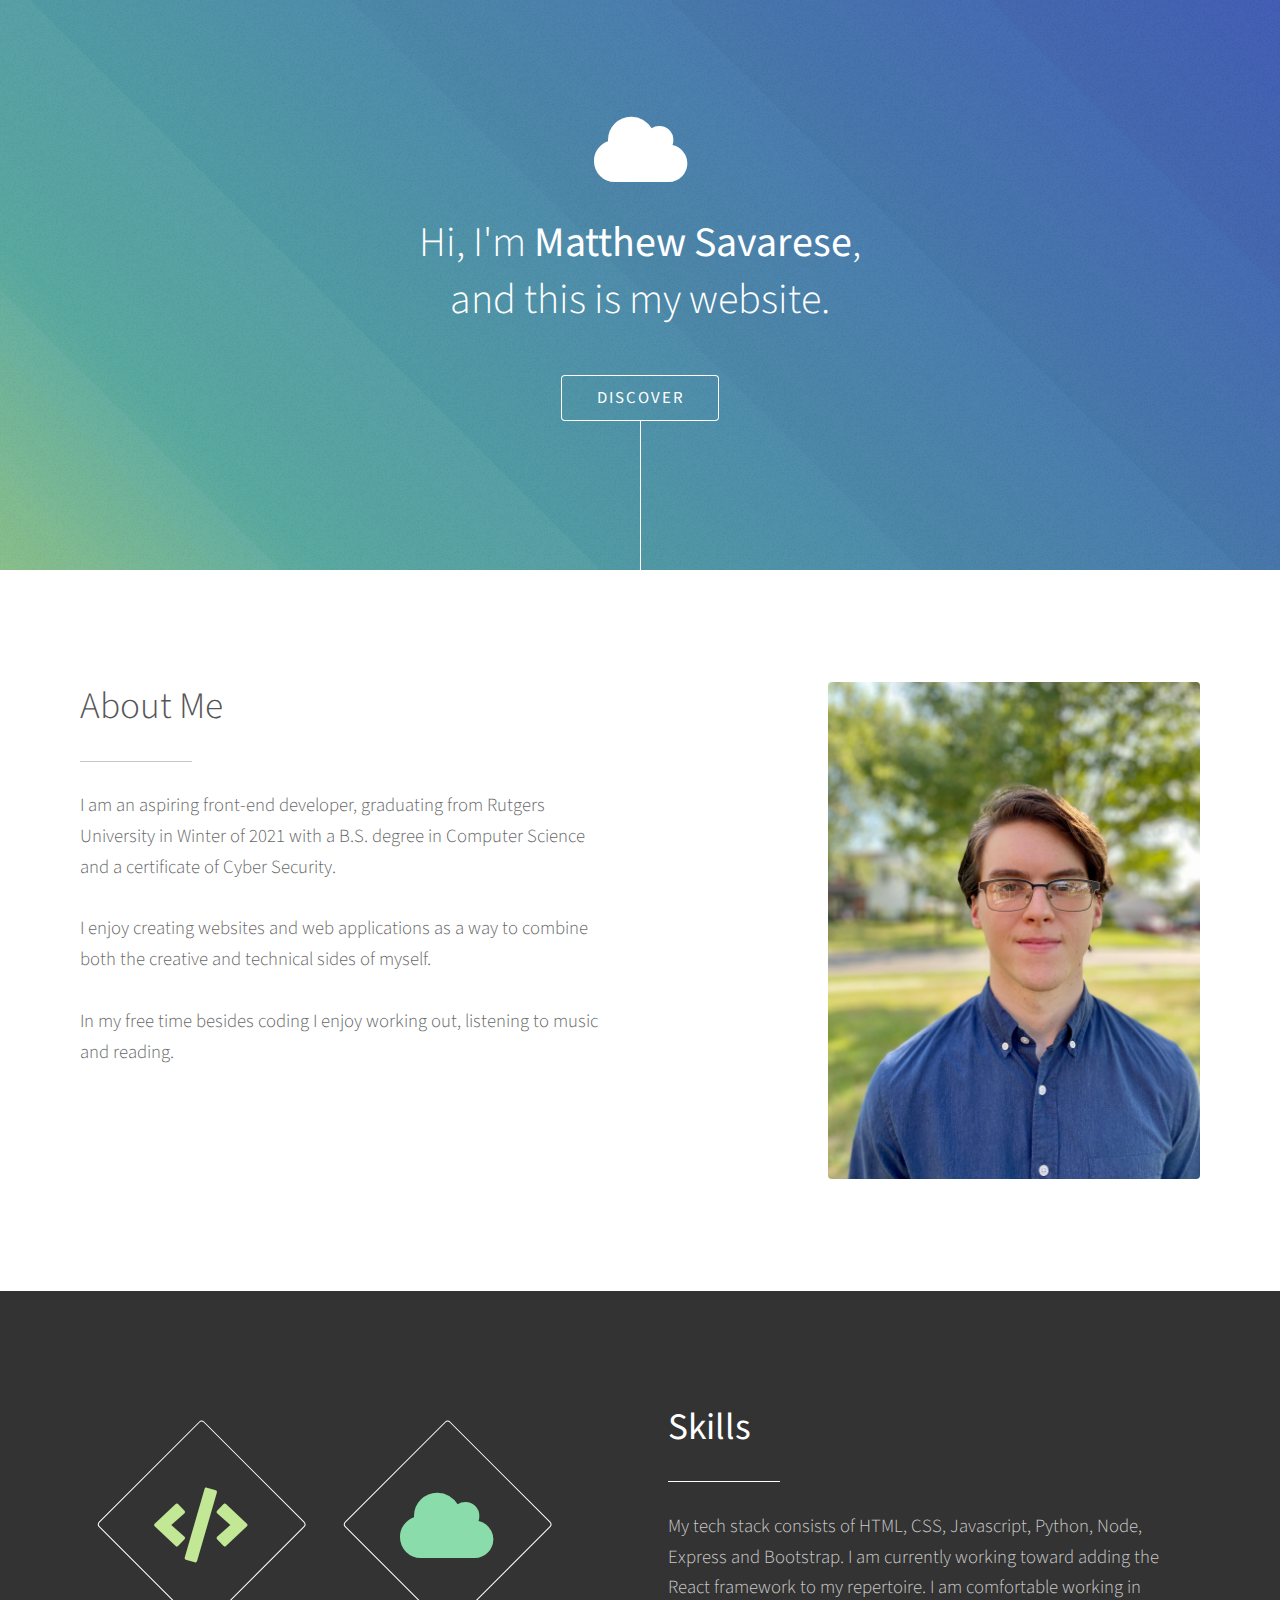
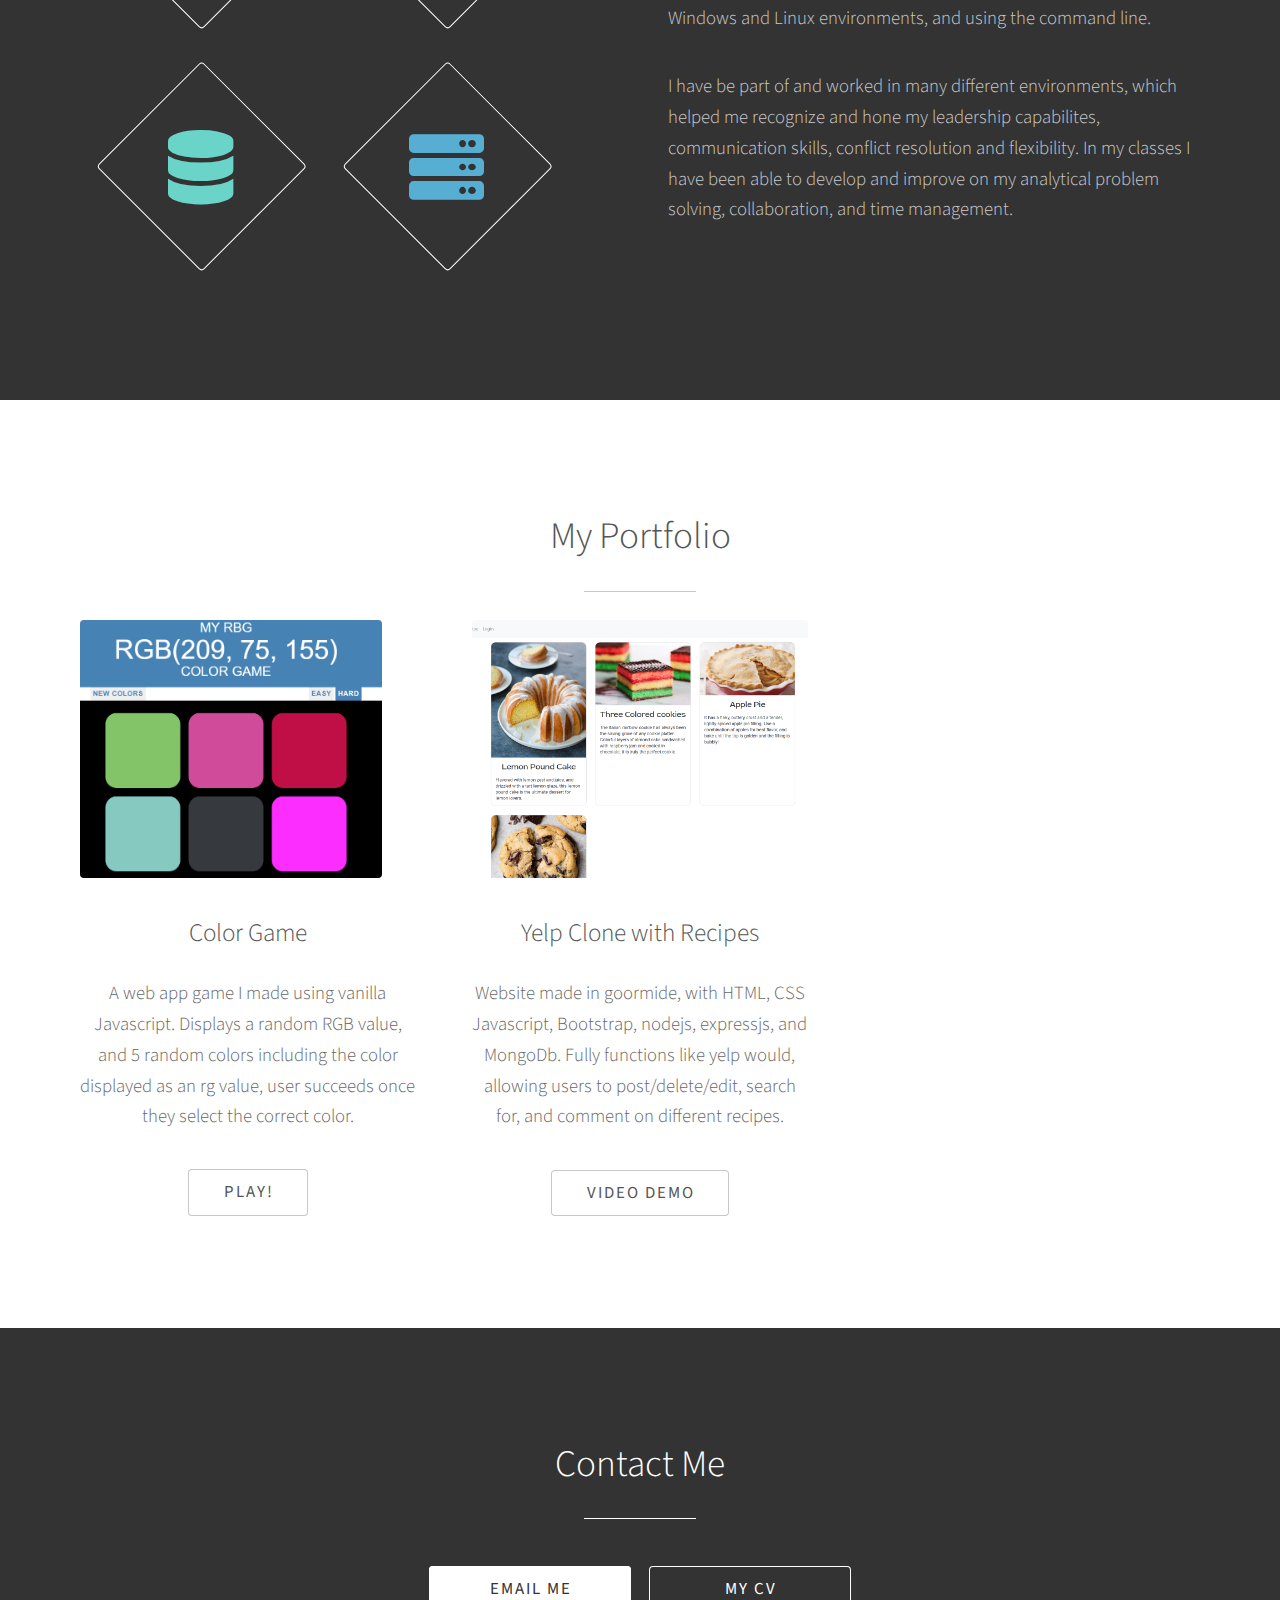
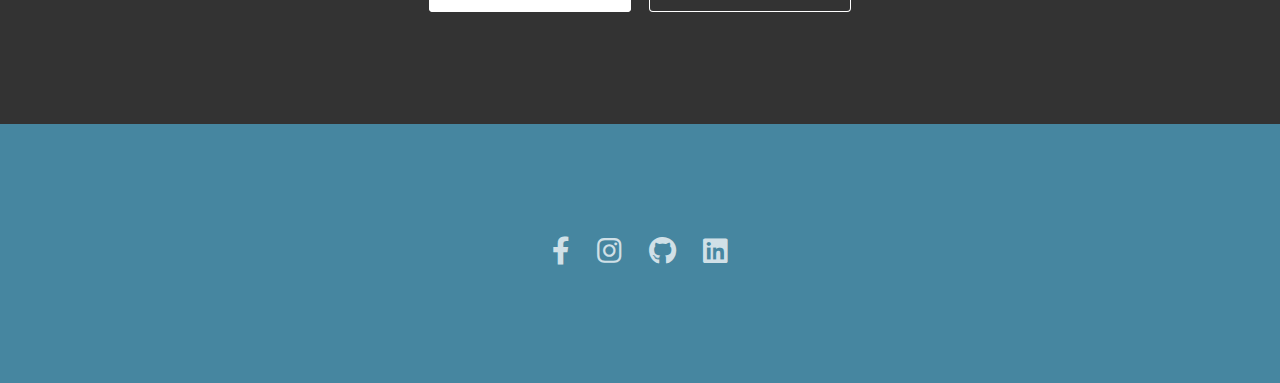
<file: index.html>
<!DOCTYPE HTML>
<!--
	Photon by HTML5 UP
	html5up.net | @ajlkn
	Free for personal and commercial use under the CCA 3.0 license (html5up.net/license)
-->
<html>
	<head>
		<title>Photon by HTML5 UP</title>
		<meta charset="utf-8" />
		<meta name="viewport" content="width=device-width, initial-scale=1, user-scalable=no" />
		<link rel="stylesheet" href="assets/css/main.css" />
		<noscript><link rel="stylesheet" href="assets/css/noscript.css" /></noscript>
	</head>
	<body class="is-preload">

		<!-- Header -->
			<section id="header">
				<div class="inner">
					<span class="icon solid major fa-cloud"></span>
					<h1>Hi, I'm <strong>Matthew Savarese</strong>, <br /> and this is my website.</h1>
					<p> </p>
					<ul class="actions special">
						<li><a href="#one" class="button scrolly">Discover</a></li>
					</ul>
				</div>
			</section>

		<!-- One -->
			<section id="one" class="main style1">
				<div class="container">
					<div class="row gtr-150">
						<div class="col-6 col-12-medium">
							<header class="major">
								<h2>About Me</h2>
							</header>
							<p>I am an aspiring front-end developer, graduating from Rutgers University in Winter of 2021 with a B.S. degree
								in Computer Science and a certificate of Cyber Security. <br /> <br /> I enjoy creating websites and web applications as a way to combine both the creative
								and technical sides of myself. <br /> <br /> In my free time besides coding I enjoy working out, listening to music and reading.
							</p>
						</div>
						<div class="col-6 col-12-medium imp-medium">
							<span class="image fit profile"><img src="images/linkedinpic.jpg" alt="picture of Matthew" /></span>
						</div>
					</div>
				</div>
			</section>

		<!-- Two -->
			<section id="two" class="main style2">
				<div class="container">
					<div class="row gtr-150">
						<div class="col-6 col-12-medium">
							<ul class="major-icons">
								<li><span class="icon solid style1 major fa-code"></span></li>
								<li><span class="icon solid style2 major fa-cloud"></span></li>
								<li><span class="icon solid style3 major fa-database"></span></li>
								<li><span class="icon solid style4 major fa-server"></span></li>
								<!-- <li><span class="icon solid style5 major fa-code-branch"></span></li>
								<li><span class="icon solid style6 major fa-desktop"></span></li> -->
							</ul>
						</div>
						<div class="col-6 col-12-medium">
							<header class="major">
								<h2> <strong>Skills</strong></h2>
							</header>
							<p>My tech stack consists of HTML, CSS, Javascript, Python, Node, Express and Bootstrap. I am currently working toward adding the React framework to
							 my repertoire. I am comfortable working in Windows and Linux environments, and using the command line. </p>
							<p>I have be part of and worked in many different environments, which helped me recognize and hone my leadership capabilites, communication skills, conflict resolution
								and flexibility. In my classes I have been able to develop and improve on my analytical problem solving, collaboration, and time management.  </p>
						
						</div>
					</div>
				</div>
			</section>

		<!-- Three -->
			<section id="three" class="main style1 special">
				<div class="container">
					<header class="major">
						<h2>My Portfolio</h2>
					</header>
					<div class="row gtr-150">
						<div class="col-4 col-12-medium">
							<span class="image fit color"><a href = "color_game.html"><img src="images/Color_game.png" alt="Screenshot of a color picking game" /></a></span> <!-- make this a screenshot of the application, do this for all projects-->
							<h3>Color Game</h3>
							<p>A web app game I made using vanilla Javascript. Displays a random RGB value, and 5 random colors including the color displayed as an rg value,
								user succeeds once they select the correct color.
							</p>
							<ul class="actions special">
								<li><a href="color_game.html" class="button">Play!</a></li> <!--Send link to new page using node probably, do this for all projects-->
							</ul>
						</div>
						<div class="col-4 col-12-medium">
							<span class="image fit yelp"><img src="images/yelprecipes3.png" alt="screenshot of front page of recipe app" /></span>
							<h3>Yelp Clone with Recipes</h3>
							<p>Website made in goormide, with HTML, CSS Javascript, Bootstrap, nodejs, expressjs, and MongoDb. Fully functions like yelp would,
								allowing users to post/delete/edit, search for, and comment on different recipes.
							</p>
							<ul class="actions special">
								<li><a href="video.html" class="button">Video demo</a></li>
							</ul>
						</div>
						<!-- <div class="col-4 col-12-medium">
							<span class="image fit"><img src="images/pic04.jpg" alt="" /></span>
							<h3>Project 3 </h3>
							<p>Project description 3</p>
							<ul class="actions special">
								<li><a href="#" class="button">More</a></li>
							</ul>
						</div> -->
					</div>
				</div>
			</section>

		<!-- Four -->
			<section id="four" class="main style2 special">
				<div class="container">
					<header class="major">
						<h2>Contact Me</h2>
					</header>
					<p></p>
					<ul class="actions special">
						<li><a href="mailto:savaresematthewt@gmail.com" class="button wide primary">Email Me</a></li>
						<li><a href="Current Resume.pdf" class="button wide">My CV</a></li> <!-- link my resume-->
					</ul>
				</div>
			</section>

		<!-- Five -->
		<!--
			<section id="five" class="main style1">
				<div class="container">
					<header class="major special">
						<h2>Elements</h2>
					</header>

					<section>
						<h4>Text</h4>
						<p>This is <b>bold</b> and this is <strong>strong</strong>. This is <i>italic</i> and this is <em>emphasized</em>.
						This is <sup>superscript</sup> text and this is <sub>subscript</sub> text.
						This is <u>underlined</u> and this is code: <code>for (;;) { ... }</code>. Finally, <a href="#">this is a link</a>.</p>
						<hr />
						<header>
							<h4>Heading with a Subtitle</h4>
							<p>Lorem ipsum dolor sit amet nullam id egestas urna aliquam</p>
						</header>
						<p>Nunc lacinia ante nunc ac lobortis. Interdum adipiscing gravida odio porttitor sem non mi integer non faucibus ornare mi ut ante amet placerat aliquet. Volutpat eu sed ante lacinia sapien lorem accumsan varius montes viverra nibh in adipiscing blandit tempus accumsan.</p>
						<header>
							<h5>Heading with a Subtitle</h5>
							<p>Lorem ipsum dolor sit amet nullam id egestas urna aliquam</p>
						</header>
						<p>Nunc lacinia ante nunc ac lobortis. Interdum adipiscing gravida odio porttitor sem non mi integer non faucibus ornare mi ut ante amet placerat aliquet. Volutpat eu sed ante lacinia sapien lorem accumsan varius montes viverra nibh in adipiscing blandit tempus accumsan.</p>
						<hr />
						<h2>Heading Level 2</h2>
						<h3>Heading Level 3</h3>
						<h4>Heading Level 4</h4>
						<h5>Heading Level 5</h5>
						<h6>Heading Level 6</h6>
						<hr />
						<h5>Blockquote</h5>
						<blockquote>Fringilla nisl. Donec accumsan interdum nisi, quis tincidunt felis sagittis eget tempus euismod. Vestibulum ante ipsum primis in faucibus vestibulum. Blandit adipiscing eu felis iaculis volutpat ac adipiscing accumsan faucibus. Vestibulum ante ipsum primis in faucibus lorem ipsum dolor sit amet nullam adipiscing eu felis.</blockquote>
						<h5>Preformatted</h5>
						<pre><code>i = 0;

while (!deck.isInOrder()) {
print 'Iteration ' + i;
deck.shuffle();
i++;
}

print 'It took ' + i + ' iterations to sort the deck.';</code></pre>
					</section>

					<section>
						<h4>Lists</h4>
						<div class="row">
							<div class="col-6 col-12-medium">
								<h5>Unordered</h5>
								<ul>
									<li>Dolor pulvinar etiam.</li>
									<li>Sagittis adipiscing.</li>
									<li>Felis enim feugiat.</li>
								</ul>
								<h5>Alternate</h5>
								<ul class="alt">
									<li>Dolor pulvinar etiam.</li>
									<li>Sagittis adipiscing.</li>
									<li>Felis enim feugiat.</li>
								</ul>
							</div>
							<div class="col-6 col-12-medium">
								<h5>Ordered</h5>
								<ol>
									<li>Dolor pulvinar etiam.</li>
									<li>Etiam vel felis viverra.</li>
									<li>Felis enim feugiat.</li>
									<li>Dolor pulvinar etiam.</li>
									<li>Etiam vel felis lorem.</li>
									<li>Felis enim et feugiat.</li>
								</ol>
								<h5>Icons</h5>
								<ul class="icons">
									<li><a href="#" class="icon brands fa-twitter"><span class="label">Twitter</span></a></li>
									<li><a href="#" class="icon brands fa-facebook-f"><span class="label">Facebook</span></a></li>
									<li><a href="#" class="icon brands fa-instagram"><span class="label">Instagram</span></a></li>
									<li><a href="#" class="icon brands fa-github"><span class="label">Github</span></a></li>
								</ul>
							</div>
						</div>
						<h5>Actions</h5>
						<div class="row">
							<div class="col-6 col-12-medium">
								<ul class="actions">
									<li><a href="#" class="button primary">Default</a></li>
									<li><a href="#" class="button">Default</a></li>
								</ul>
								<ul class="actions small">
									<li><a href="#" class="button primary small">Small</a></li>
									<li><a href="#" class="button small">Small</a></li>
								</ul>
								<ul class="actions stacked">
									<li><a href="#" class="button primary">Default</a></li>
									<li><a href="#" class="button">Default</a></li>
								</ul>
								<ul class="actions stacked">
									<li><a href="#" class="button primary small">Small</a></li>
									<li><a href="#" class="button small">Small</a></li>
								</ul>
							</div>
							<div class="col-6 col-12-medium">
								<ul class="actions stacked">
									<li><a href="#" class="button primary fit">Default</a></li>
									<li><a href="#" class="button fit">Default</a></li>
								</ul>
								<ul class="actions stacked">
									<li><a href="#" class="button primary small fit">Small</a></li>
									<li><a href="#" class="button small fit">Small</a></li>
								</ul>
							</div>
						</div>
					</section>

					<section>
						<h4>Table</h4>
						<h5>Default</h5>
						<div class="table-wrapper">
							<table>
								<thead>
									<tr>
										<th>Name</th>
										<th>Description</th>
										<th>Price</th>
									</tr>
								</thead>
								<tbody>
									<tr>
										<td>Item One</td>
										<td>Ante turpis integer aliquet porttitor.</td>
										<td>29.99</td>
									</tr>
									<tr>
										<td>Item Two</td>
										<td>Vis ac commodo adipiscing arcu aliquet.</td>
										<td>19.99</td>
									</tr>
									<tr>
										<td>Item Three</td>
										<td> Morbi faucibus arcu accumsan lorem.</td>
										<td>29.99</td>
									</tr>
									<tr>
										<td>Item Four</td>
										<td>Vitae integer tempus condimentum.</td>
										<td>19.99</td>
									</tr>
									<tr>
										<td>Item Five</td>
										<td>Ante turpis integer aliquet porttitor.</td>
										<td>29.99</td>
									</tr>
								</tbody>
								<tfoot>
									<tr>
										<td colspan="2"></td>
										<td>100.00</td>
									</tr>
								</tfoot>
							</table>
						</div>

						<h5>Alternate</h5>
						<div class="table-wrapper">
							<table class="alt">
								<thead>
									<tr>
										<th>Name</th>
										<th>Description</th>
										<th>Price</th>
									</tr>
								</thead>
								<tbody>
									<tr>
										<td>Item One</td>
										<td>Ante turpis integer aliquet porttitor.</td>
										<td>29.99</td>
									</tr>
									<tr>
										<td>Item Two</td>
										<td>Vis ac commodo adipiscing arcu aliquet.</td>
										<td>19.99</td>
									</tr>
									<tr>
										<td>Item Three</td>
										<td> Morbi faucibus arcu accumsan lorem.</td>
										<td>29.99</td>
									</tr>
									<tr>
										<td>Item Four</td>
										<td>Vitae integer tempus condimentum.</td>
										<td>19.99</td>
									</tr>
									<tr>
										<td>Item Five</td>
										<td>Ante turpis integer aliquet porttitor.</td>
										<td>29.99</td>
									</tr>
								</tbody>
								<tfoot>
									<tr>
										<td colspan="2"></td>
										<td>100.00</td>
									</tr>
								</tfoot>
							</table>
						</div>
					</section>

					<section>
						<h4>Buttons</h4>
						<ul class="actions">
							<li><a href="#" class="button primary">Primary</a></li>
							<li><a href="#" class="button">Default</a></li>
						</ul>
						<ul class="actions">
							<li><a href="#" class="button large">Large</a></li>
							<li><a href="#" class="button">Default</a></li>
							<li><a href="#" class="button small">Small</a></li>
						</ul>
						<ul class="actions fit">
							<li><a href="#" class="button fit">Fit</a></li>
							<li><a href="#" class="button primary fit">Fit</a></li>
							<li><a href="#" class="button fit">Fit</a></li>
						</ul>
						<ul class="actions fit small">
							<li><a href="#" class="button primary fit small">Fit + Small</a></li>
							<li><a href="#" class="button fit small">Fit + Small</a></li>
							<li><a href="#" class="button primary fit small">Fit + Small</a></li>
						</ul>
						<ul class="actions">
							<li><a href="#" class="button primary icon solid fa-download">Icon</a></li>
							<li><a href="#" class="button icon solid fa-download">Icon</a></li>
						</ul>
						<ul class="actions">
							<li><span class="button primary disabled">Disabled</span></li>
							<li><span class="button disabled">Disabled</span></li>
						</ul>
					</section>

					<section>
						<h4>Form</h4>
						<form method="post" action="#">
							<div class="row gtr-uniform gtr-50">
								<div class="col-6 col-12-xsmall">
									<input type="text" name="demo-name" id="demo-name" value="" placeholder="Name" />
								</div>
								<div class="col-6 col-12-xsmall">
									<input type="email" name="demo-email" id="demo-email" value="" placeholder="Email" />
								</div>
								<div class="col-12">
									<select name="demo-category" id="demo-category">
										<option value="">- Category -</option>
										<option value="1">Manufacturing</option>
										<option value="1">Shipping</option>
										<option value="1">Administration</option>
										<option value="1">Human Resources</option>
									</select>
								</div>
								<div class="col-4 col-12-small">
									<input type="radio" id="demo-priority-low" name="demo-priority" checked>
									<label for="demo-priority-low">Low</label>
								</div>
								<div class="col-4 col-12-small">
									<input type="radio" id="demo-priority-normal" name="demo-priority">
									<label for="demo-priority-normal">Normal</label>
								</div>
								<div class="col-4 col-12-small">
									<input type="radio" id="demo-priority-high" name="demo-priority">
									<label for="demo-priority-high">High</label>
								</div>
								<div class="col-6 col-12-small">
									<input type="checkbox" id="demo-copy" name="demo-copy">
									<label for="demo-copy">Email me a copy</label>
								</div>
								<div class="col-6 col-12-small">
									<input type="checkbox" id="demo-human" name="demo-human" checked>
									<label for="demo-human">Not a robot</label>
								</div>
								<div class="col-12">
									<textarea name="demo-message" id="demo-message" placeholder="Enter your message" rows="6"></textarea>
								</div>
								<div class="col-12">
									<ul class="actions">
										<li><input type="submit" value="Send Message" class="primary" /></li>
										<li><input type="reset" value="Reset" /></li>
									</ul>
								</div>
							</div>
						</form>
					</section>

					<section>
						<h4>Image</h4>
						<h5>Fit</h5>
						<div class="box alt">
							<div class="row gtr-uniform gtr-50">
								<div class="col-12"><span class="image fit"><img src="images/pic06.jpg" alt="" /></span></div>
								<div class="col-4"><span class="image fit"><img src="images/pic02.jpg" alt="" /></span></div>
								<div class="col-4"><span class="image fit"><img src="images/pic03.jpg" alt="" /></span></div>
								<div class="col-4"><span class="image fit"><img src="images/pic04.jpg" alt="" /></span></div>
								<div class="col-4"><span class="image fit"><img src="images/pic03.jpg" alt="" /></span></div>
								<div class="col-4"><span class="image fit"><img src="images/pic04.jpg" alt="" /></span></div>
								<div class="col-4"><span class="image fit"><img src="images/pic02.jpg" alt="" /></span></div>
								<div class="col-4"><span class="image fit"><img src="images/pic04.jpg" alt="" /></span></div>
								<div class="col-4"><span class="image fit"><img src="images/pic02.jpg" alt="" /></span></div>
								<div class="col-4"><span class="image fit"><img src="images/pic03.jpg" alt="" /></span></div>
							</div>
						</div>
						<h5>Left &amp; Right</h5>
						<p><span class="image left"><img src="images/pic05.jpg" alt="" /></span>Fringilla nisl. Donec accumsan interdum nisi, quis tincidunt felis sagittis eget. tempus euismod. Vestibulum ante ipsum primis in faucibus vestibulum. Blandit adipiscing eu felis iaculis volutpat ac adipiscing accumsan eu faucibus. Integer ac pellentesque praesent tincidunt felis sagittis eget. tempus euismod. Vestibulum ante ipsum primis in faucibus vestibulum. Blandit adipiscing eu felis iaculis volutpat ac adipiscing accumsan eu faucibus. Integer ac pellentesque praesent. Donec accumsan interdum nisi, quis tincidunt felis sagittis eget. tempus euismod. Vestibulum ante ipsum primis in faucibus vestibulum. Blandit adipiscing eu felis iaculis volutpat ac adipiscing accumsan eu faucibus. Integer ac pellentesque praesent tincidunt felis sagittis eget. tempus euismod. Vestibulum ante ipsum primis in faucibus vestibulum. Blandit adipiscing eu felis iaculis volutpat ac adipiscing accumsan eu faucibus. Integer ac pellentesque praesent. Blandit adipiscing eu felis iaculis volutpat ac adipiscing accumsan eu faucibus. Integer ac pellentesque praesent tincidunt felis sagittis eget. tempus euismod. Vestibulum ante ipsum primis in faucibus vestibulum. Blandit adipiscing eu felis iaculis volutpat ac adipiscing accumsan eu faucibus. Integer ac pellentesque praesent.</p>
						<p><span class="image right"><img src="images/pic05.jpg" alt="" /></span>Fringilla nisl. Donec accumsan interdum nisi, quis tincidunt felis sagittis eget. tempus euismod. Vestibulum ante ipsum primis in faucibus vestibulum. Blandit adipiscing eu felis iaculis volutpat ac adipiscing accumsan eu faucibus. Integer ac pellentesque praesent tincidunt felis sagittis eget. tempus euismod. Vestibulum ante ipsum primis in faucibus vestibulum. Blandit adipiscing eu felis iaculis volutpat ac adipiscing accumsan eu faucibus. Integer ac pellentesque praesent. Donec accumsan interdum nisi, quis tincidunt felis sagittis eget. tempus euismod. Vestibulum ante ipsum primis in faucibus vestibulum. Blandit adipiscing eu felis iaculis volutpat ac adipiscing accumsan eu faucibus. Integer ac pellentesque praesent tincidunt felis sagittis eget. tempus euismod. Vestibulum ante ipsum primis in faucibus vestibulum. Blandit adipiscing eu felis iaculis volutpat ac adipiscing accumsan eu faucibus. Integer ac pellentesque praesent. Blandit adipiscing eu felis iaculis volutpat ac adipiscing accumsan eu faucibus. Integer ac pellentesque praesent tincidunt felis sagittis eget. tempus euismod. Vestibulum ante ipsum primis in faucibus vestibulum. Blandit adipiscing eu felis iaculis volutpat ac adipiscing accumsan eu faucibus. Integer ac pellentesque praesent.</p>
					</section>

				</div>
			</section>
		-->

		<!-- Footer -->
			<section id="footer">
				<ul class="icons">
					<!-- <li><a href="https://twitter.com/MattSavarese2" class="icon brands alt fa-twitter"><span class="label">Twitter</span></a></li> -->
					<li><a href="https://www.facebook.com/matt.savarese.58" class="icon brands alt fa-facebook-f"><span class="label">Facebook</span></a></li>
					<li><a href="https://www.instagram.com/matthewsavarese/" class="icon brands alt fa-instagram"><span class="label">Instagram</span></a></li>
					<li><a href="https://github.com/SavareseM" class="icon brands alt fa-github"><span class="label">GitHub</span></a></li>
					<li><a href="https://www.linkedin.com/in/matthew-savarese-4ba05119b/" class="icon brands alt fa-linkedin"><span class="label">LinkedIn</span></a></li>
				</ul>
	
			</section>

		<!-- Scripts -->
			<script src="assets/js/jquery.min.js"></script>
			<script src="assets/js/jquery.scrolly.min.js"></script>
			<script src="assets/js/browser.min.js"></script>
			<script src="assets/js/breakpoints.min.js"></script>
			<script src="assets/js/util.js"></script>
			<script src="assets/js/main.js"></script>

	</body>
</html>
</file>
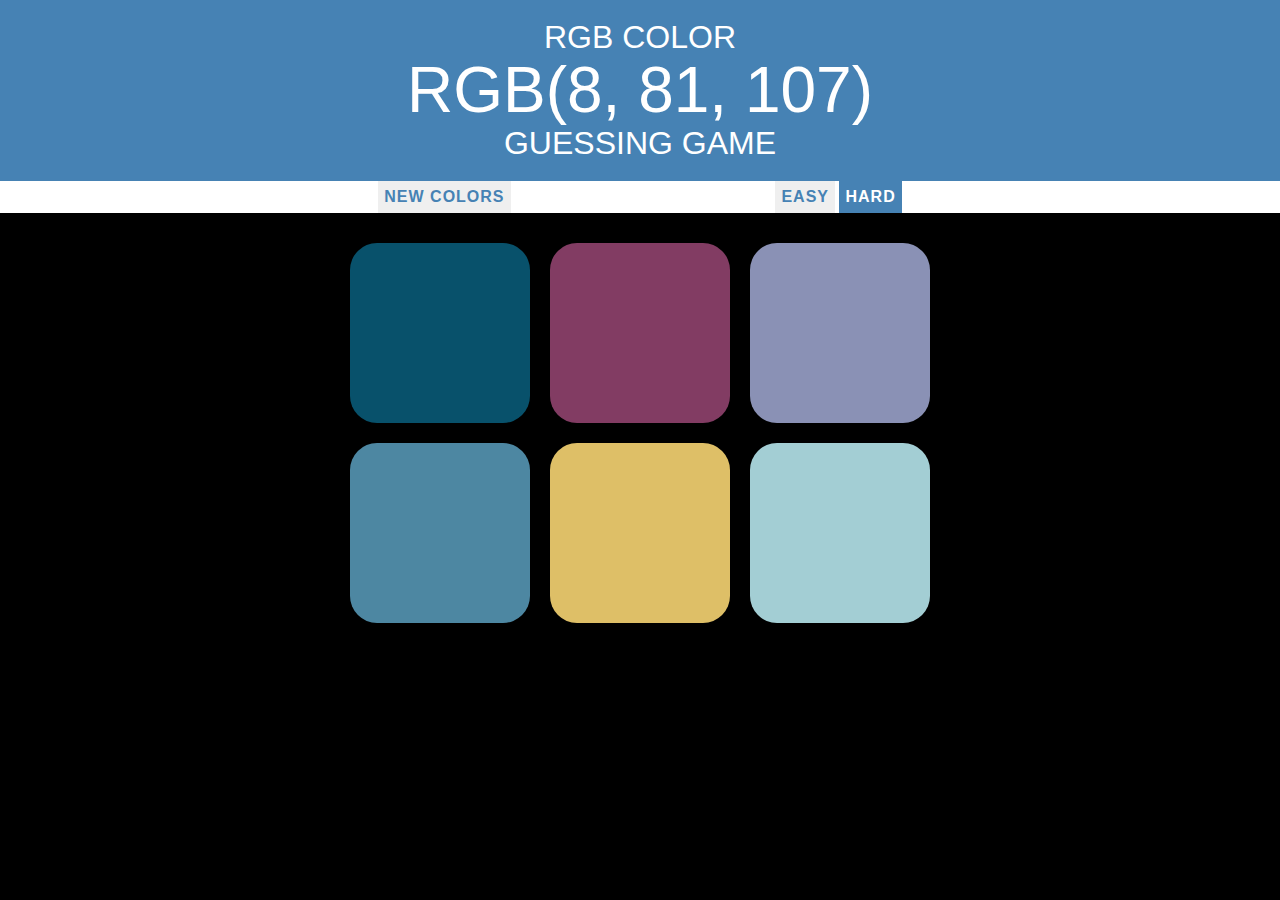
<file: color_game.html>
<!DOCTYPE html>
<html lang="en">
<head>
    <meta charset="UTF-8">
    <meta name="viewport" content="width=device-width, initial-scale=1.0">
    <link rel="stylesheet" href="color_game.css">
    <title>Color Game</title>
</head>
<body>
    <h1>RGB Color 
    <br/>
    <span id= "colorDisplay">RGB</span>
    </br>
   Guessing Game</h1>
   <div id="stripe">
       <button id="resetButton">New Colors</button>
       <span id="message"></span>
       <button id="easyButton">Easy</button>
       <button id="hardButton" class="selected">Hard</button>
   </div>
    <div id="container">
       <div class="square"></div>
       <div class="square"></div>
       <div class="square"></div>
       <div class="square"></div>
       <div class="square"></div>
       <div class="square"></div>
   </div>
    <script src="color_game.js"></script> 
</body>
</html>
</file>
<file: assets/css/noscript.css>
/*
	Photon by HTML5 UP
	html5up.net | @ajlkn
	Free for personal and commercial use under the CCA 3.0 license (html5up.net/license)
*/

/* Header */

	body.is-preload #header .inner {
		-moz-transform: none;
		-webkit-transform: none;
		-ms-transform: none;
		transform: none;
		opacity: 1;
	}

		body.is-preload #header .inner .actions {
			-moz-transform: none;
			-webkit-transform: none;
			-ms-transform: none;
			transform: none;
			opacity: 1;
		}

	body.is-preload #header:after {
		opacity: 0;
	}
</file>
<file: color_game.css>
body {
    background-color: black;
    margin: 0; 
    font-family: "Avenir", "Monserrat", sans-serif;
}

button {
    border: none;
    background-color: none;
    text-transform: uppercase;
    height: 100%;
    font-weight: 700;
    font-size: inherit;
    color: steelblue;
    letter-spacing: 1px;
    transition: all 0.3s;
    outline: none;
}

button:hover {
    color:white;
    background-color: steelblue;
}

h1{
    color:white;
    text-align: center;
    background-color: steelblue;
    margin: 0;
    padding: 20px 0;
    font-weight: normal;
    text-transform: uppercase;
    line-height: 1.1;
}

.selected {
    color: white;
    background-color: steelblue;
}

.square {
    width: 30%;
    padding-bottom: 30%;
    float: left;
    margin: 1.66%;
    border-radius: 15%;
    transition: background .5s;
    -webkit-transition: background .5s;
    -moz-transition: background .5s;
}

#colorDisplay{
    font-size: 200%;
}


#container {
    max-width: 600px;
    margin: 20px auto;
}

#message{
    display: inline-block;
    width: 20%;

}

#stripe {
    background-color: white;
    height: 2em;
    text-align:center;
}
</file>
<file: assets/css/main.css>
@import url("fontawesome-all.min.css");
@import url("https://fonts.googleapis.com/css?family=Source+Sans+Pro:300,300italic,400,400italic");

/*
	Photon by HTML5 UP
	html5up.net | @ajlkn
	Free for personal and commercial use under the CCA 3.0 license (html5up.net/license)
*/

html, body, div, span, applet, object,
iframe, h1, h2, h3, h4, h5, h6, p, blockquote,
pre, a, abbr, acronym, address, big, cite,
code, del, dfn, em, img, ins, kbd, q, s, samp,
small, strike, strong, sub, sup, tt, var, b,
u, i, center, dl, dt, dd, ol, ul, li, fieldset,
form, label, legend, table, caption, tbody,
tfoot, thead, tr, th, td, article, aside,
canvas, details, embed, figure, figcaption,
footer, header, hgroup, menu, nav, output, ruby,
section, summary, time, mark, audio, video {
	margin: 0;
	padding: 0;
	border: 0;
	font-size: 100%;
	font: inherit;
	vertical-align: baseline;}

article, aside, details, figcaption, figure,
footer, header, hgroup, menu, nav, section {
	display: block;}

body {
	line-height: 1;
}

ol, ul {
	list-style: none;
}

blockquote, q {
	quotes: none;
}

	blockquote:before, blockquote:after, q:before, q:after {
		content: '';
		content: none;
	}

table {
	border-collapse: collapse;
	border-spacing: 0;
}

body {
	-webkit-text-size-adjust: none;
}

mark {
	background-color: transparent;
	color: inherit;
}

input::-moz-focus-inner {
	border: 0;
	padding: 0;
}

input, select, textarea {
	-moz-appearance: none;
	-webkit-appearance: none;
	-ms-appearance: none;
	appearance: none;
}

/* Basic */

	html {
		box-sizing: border-box;
	}

	*, *:before, *:after {
		box-sizing: inherit;
	}

	body {
		background: #fff;
	}

		body.is-preload *, body.is-preload *:before, body.is-preload *:after {
			-moz-animation: none !important;
			-webkit-animation: none !important;
			-ms-animation: none !important;
			animation: none !important;
			-moz-transition: none !important;
			-webkit-transition: none !important;
			-ms-transition: none !important;
			transition: none !important;
		}

	body, input, select, textarea {
		color: #666;
		font-family: "Source Sans Pro", Helvetica, sans-serif;
		font-size: 16pt;
		font-weight: 300;
		line-height: 1.65em;
	}

	a {
		-moz-transition: color 0.2s ease-in-out, border-color 0.2s ease-in-out;
		-webkit-transition: color 0.2s ease-in-out, border-color 0.2s ease-in-out;
		-ms-transition: color 0.2s ease-in-out, border-color 0.2s ease-in-out;
		transition: color 0.2s ease-in-out, border-color 0.2s ease-in-out;
		border-bottom: dotted 1px #666;
		color: inherit;
		text-decoration: none;
	}

		a:hover {
			border-bottom-color: transparent !important;
			color: #6bd4c8;
		}

	strong, b {
		color: #555;
		font-weight: 400;
	}

	em, i {
		font-style: italic;
	}

	p {
		margin: 0 0 2em 0;
	}

	h1, h2, h3, h4, h5, h6 {
		color: #555;
		line-height: 1em;
		margin: 0 0 1em 0;
	}

		h1 a, h2 a, h3 a, h4 a, h5 a, h6 a {
			color: inherit;
			text-decoration: none;
		}

	h1 {
		font-size: 2.25em;
		line-height: 1.35em;
	}

	h2 {
		font-size: 2em;
		line-height: 1.35em;
	}

	h3 {
		font-size: 1.35em;
		line-height: 1.5em;
	}

	h4 {
		font-size: 1.25em;
		line-height: 1.5em;
	}

	h5 {
		font-size: 0.9em;
		line-height: 1.5em;
	}

	h6 {
		font-size: 0.7em;
		line-height: 1.5em;
	}

	sub {
		font-size: 0.8em;
		position: relative;
		top: 0.5em;
	}

	sup {
		font-size: 0.8em;
		position: relative;
		top: -0.5em;
	}

	hr {
		border: 0;
		border-bottom: solid 1px rgba(144, 144, 144, 0.5);
		margin: 2em 0;
	}

		hr.major {
			margin: 3em 0;
		}

	blockquote {
		border-left: solid 4px rgba(144, 144, 144, 0.5);
		font-style: italic;
		margin: 0 0 2em 0;
		padding: 0.5em 0 0.5em 2em;
	}

	code {
		background: rgba(144, 144, 144, 0.075);
		border-radius: 4px;
		border: solid 1px rgba(144, 144, 144, 0.5);
		font-family: "Courier New", monospace;
		font-size: 0.9em;
		margin: 0 0.25em;
		padding: 0.25em 0.65em;
	}

	pre {
		-webkit-overflow-scrolling: touch;
		font-family: "Courier New", monospace;
		font-size: 0.9em;
		margin: 0 0 2em 0;
	}

		pre code {
			display: block;
			line-height: 1.75em;
			padding: 1em 1.5em;
			overflow-x: auto;
		}

	.align-left {
		text-align: left;
	}

	.align-center {
		text-align: center;
	}

	.align-right {
		text-align: right;
	}

/* Container */

	.container {
		margin: 0 auto;
		max-width: calc(100% - 4em);
		width: 60em;
	}

		.container.xsmall {
			width: 15em;
		}

		.container.small {
			width: 30em;
		}

		.container.medium {
			width: 45em;
		}

		.container.large {
			width: 75em;
		}

		.container.xlarge {
			width: 90em;
		}

		.container.max {
			width: 100%;
		}

		@media screen and (max-width: 980px) {

			.container {
				max-width: 100% !important;
				width: 100% !important;
			}

		}

		@media screen and (max-width: 480px) {

			.container {
				max-width: calc(100% - 3em);
			}

		}

/* Row */

	.row {
		display: flex;
		flex-wrap: wrap;
		box-sizing: border-box;
		align-items: stretch;
	}

		.row > * {
			box-sizing: border-box;
		}

		.row.gtr-uniform > * > :last-child {
			margin-bottom: 0;
		}

		.row.aln-left {
			justify-content: flex-start;
		}

		.row.aln-center {
			justify-content: center;
		}

		.row.aln-right {
			justify-content: flex-end;
		}

		.row.aln-top {
			align-items: flex-start;
		}

		.row.aln-middle {
			align-items: center;
		}

		.row.aln-bottom {
			align-items: flex-end;
		}

		.row > .imp {
			order: -1;
		}

		.row > .col-1 {
			width: 8.33333%;
		}

		.row > .off-1 {
			margin-left: 8.33333%;
		}

		.row > .col-2 {
			width: 16.66667%;
		}

		.row > .off-2 {
			margin-left: 16.66667%;
		}

		.row > .col-3 {
			width: 25%;
		}

		.row > .off-3 {
			margin-left: 25%;
		}

		.row > .col-4 {
			width: 33.33333%;
		}

		.row > .off-4 {
			margin-left: 33.33333%;
		}

		.row > .col-5 {
			width: 41.66667%;
		}

		.row > .off-5 {
			margin-left: 41.66667%;
		}

		.row > .col-6 {
			width: 50%;
		}

		.row > .off-6 {
			margin-left: 50%;
		}

		.row > .col-7 {
			width: 58.33333%;
		}

		.row > .off-7 {
			margin-left: 58.33333%;
		}

		.row > .col-8 {
			width: 66.66667%;
		}

		.row > .off-8 {
			margin-left: 66.66667%;
		}

		.row > .col-9 {
			width: 75%;
		}

		.row > .off-9 {
			margin-left: 75%;
		}

		.row > .col-10 {
			width: 83.33333%;
		}

		.row > .off-10 {
			margin-left: 83.33333%;
		}

		.row > .col-11 {
			width: 91.66667%;
		}

		.row > .off-11 {
			margin-left: 91.66667%;
		}

		.row > .col-12 {
			width: 100%;
		}

		.row > .off-12 {
			margin-left: 100%;
		}

		.row.gtr-0 {
			margin-top: 0;
			margin-left: 0em;
		}

			.row.gtr-0 > * {
				padding: 0 0 0 0em;
			}

			.row.gtr-0.gtr-uniform {
				margin-top: 0em;
			}

				.row.gtr-0.gtr-uniform > * {
					padding-top: 0em;
				}

		.row.gtr-25 {
			margin-top: 0;
			margin-left: -0.5em;
		}

			.row.gtr-25 > * {
				padding: 0 0 0 0.5em;
			}

			.row.gtr-25.gtr-uniform {
				margin-top: -0.5em;
			}

				.row.gtr-25.gtr-uniform > * {
					padding-top: 0.5em;
				}

		.row.gtr-50 {
			margin-top: 0;
			margin-left: -1em;
		}

			.row.gtr-50 > * {
				padding: 0 0 0 1em;
			}

			.row.gtr-50.gtr-uniform {
				margin-top: -1em;
			}

				.row.gtr-50.gtr-uniform > * {
					padding-top: 1em;
				}

		.row {
			margin-top: 0;
			margin-left: -2em;
		}

			.row > * {
				padding: 0 0 0 2em;
			}

			.row.gtr-uniform {
				margin-top: -2em;
			}

				.row.gtr-uniform > * {
					padding-top: 2em;
				}

		.row.gtr-150 {
			margin-top: 0;
			margin-left: -3em;
		}

			.row.gtr-150 > * {
				padding: 0 0 0 3em;
			}

			.row.gtr-150.gtr-uniform {
				margin-top: -3em;
			}

				.row.gtr-150.gtr-uniform > * {
					padding-top: 3em;
				}

		.row.gtr-200 {
			margin-top: 0;
			margin-left: -4em;
		}

			.row.gtr-200 > * {
				padding: 0 0 0 4em;
			}

			.row.gtr-200.gtr-uniform {
				margin-top: -4em;
			}

				.row.gtr-200.gtr-uniform > * {
					padding-top: 4em;
				}

		@media screen and (max-width: 1680px) {

			.row {
				display: flex;
				flex-wrap: wrap;
				box-sizing: border-box;
				align-items: stretch;
			}

				.row > * {
					box-sizing: border-box;
				}

				.row.gtr-uniform > * > :last-child {
					margin-bottom: 0;
				}

				.row.aln-left {
					justify-content: flex-start;
				}

				.row.aln-center {
					justify-content: center;
				}

				.row.aln-right {
					justify-content: flex-end;
				}

				.row.aln-top {
					align-items: flex-start;
				}

				.row.aln-middle {
					align-items: center;
				}

				.row.aln-bottom {
					align-items: flex-end;
				}

				.row > .imp-xlarge {
					order: -1;
				}

				.row > .col-1-xlarge {
					width: 8.33333%;
				}

				.row > .off-1-xlarge {
					margin-left: 8.33333%;
				}

				.row > .col-2-xlarge {
					width: 16.66667%;
				}

				.row > .off-2-xlarge {
					margin-left: 16.66667%;
				}

				.row > .col-3-xlarge {
					width: 25%;
				}

				.row > .off-3-xlarge {
					margin-left: 25%;
				}

				.row > .col-4-xlarge {
					width: 33.33333%;
				}

				.row > .off-4-xlarge {
					margin-left: 33.33333%;
				}

				.row > .col-5-xlarge {
					width: 41.66667%;
				}

				.row > .off-5-xlarge {
					margin-left: 41.66667%;
				}

				.row > .col-6-xlarge {
					width: 50%;
				}

				.row > .off-6-xlarge {
					margin-left: 50%;
				}

				.row > .col-7-xlarge {
					width: 58.33333%;
				}

				.row > .off-7-xlarge {
					margin-left: 58.33333%;
				}

				.row > .col-8-xlarge {
					width: 66.66667%;
				}

				.row > .off-8-xlarge {
					margin-left: 66.66667%;
				}

				.row > .col-9-xlarge {
					width: 75%;
				}

				.row > .off-9-xlarge {
					margin-left: 75%;
				}

				.row > .col-10-xlarge {
					width: 83.33333%;
				}

				.row > .off-10-xlarge {
					margin-left: 83.33333%;
				}

				.row > .col-11-xlarge {
					width: 91.66667%;
				}

				.row > .off-11-xlarge {
					margin-left: 91.66667%;
				}

				.row > .col-12-xlarge {
					width: 100%;
				}

				.row > .off-12-xlarge {
					margin-left: 100%;
				}

				.row.gtr-0 {
					margin-top: 0;
					margin-left: 0em;
				}

					.row.gtr-0 > * {
						padding: 0 0 0 0em;
					}

					.row.gtr-0.gtr-uniform {
						margin-top: 0em;
					}

						.row.gtr-0.gtr-uniform > * {
							padding-top: 0em;
						}

				.row.gtr-25 {
					margin-top: 0;
					margin-left: -0.5em;
				}

					.row.gtr-25 > * {
						padding: 0 0 0 0.5em;
					}

					.row.gtr-25.gtr-uniform {
						margin-top: -0.5em;
					}

						.row.gtr-25.gtr-uniform > * {
							padding-top: 0.5em;
						}

				.row.gtr-50 {
					margin-top: 0;
					margin-left: -1em;
				}

					.row.gtr-50 > * {
						padding: 0 0 0 1em;
					}

					.row.gtr-50.gtr-uniform {
						margin-top: -1em;
					}

						.row.gtr-50.gtr-uniform > * {
							padding-top: 1em;
						}

				.row {
					margin-top: 0;
					margin-left: -2em;
				}

					.row > * {
						padding: 0 0 0 2em;
					}

					.row.gtr-uniform {
						margin-top: -2em;
					}

						.row.gtr-uniform > * {
							padding-top: 2em;
						}

				.row.gtr-150 {
					margin-top: 0;
					margin-left: -3em;
				}

					.row.gtr-150 > * {
						padding: 0 0 0 3em;
					}

					.row.gtr-150.gtr-uniform {
						margin-top: -3em;
					}

						.row.gtr-150.gtr-uniform > * {
							padding-top: 3em;
						}

				.row.gtr-200 {
					margin-top: 0;
					margin-left: -4em;
				}

					.row.gtr-200 > * {
						padding: 0 0 0 4em;
					}

					.row.gtr-200.gtr-uniform {
						margin-top: -4em;
					}

						.row.gtr-200.gtr-uniform > * {
							padding-top: 4em;
						}

		}

		@media screen and (max-width: 1140px) {

			.row {
				display: flex;
				flex-wrap: wrap;
				box-sizing: border-box;
				align-items: stretch;
			}

				.row > * {
					box-sizing: border-box;
				}

				.row.gtr-uniform > * > :last-child {
					margin-bottom: 0;
				}

				.row.aln-left {
					justify-content: flex-start;
				}

				.row.aln-center {
					justify-content: center;
				}

				.row.aln-right {
					justify-content: flex-end;
				}

				.row.aln-top {
					align-items: flex-start;
				}

				.row.aln-middle {
					align-items: center;
				}

				.row.aln-bottom {
					align-items: flex-end;
				}

				.row > .imp-large {
					order: -1;
				}

				.row > .col-1-large {
					width: 8.33333%;
				}

				.row > .off-1-large {
					margin-left: 8.33333%;
				}

				.row > .col-2-large {
					width: 16.66667%;
				}

				.row > .off-2-large {
					margin-left: 16.66667%;
				}

				.row > .col-3-large {
					width: 25%;
				}

				.row > .off-3-large {
					margin-left: 25%;
				}

				.row > .col-4-large {
					width: 33.33333%;
				}

				.row > .off-4-large {
					margin-left: 33.33333%;
				}

				.row > .col-5-large {
					width: 41.66667%;
				}

				.row > .off-5-large {
					margin-left: 41.66667%;
				}

				.row > .col-6-large {
					width: 50%;
				}

				.row > .off-6-large {
					margin-left: 50%;
				}

				.row > .col-7-large {
					width: 58.33333%;
				}

				.row > .off-7-large {
					margin-left: 58.33333%;
				}

				.row > .col-8-large {
					width: 66.66667%;
				}

				.row > .off-8-large {
					margin-left: 66.66667%;
				}

				.row > .col-9-large {
					width: 75%;
				}

				.row > .off-9-large {
					margin-left: 75%;
				}

				.row > .col-10-large {
					width: 83.33333%;
				}

				.row > .off-10-large {
					margin-left: 83.33333%;
				}

				.row > .col-11-large {
					width: 91.66667%;
				}

				.row > .off-11-large {
					margin-left: 91.66667%;
				}

				.row > .col-12-large {
					width: 100%;
				}

				.row > .off-12-large {
					margin-left: 100%;
				}

				.row.gtr-0 {
					margin-top: 0;
					margin-left: 0em;
				}

					.row.gtr-0 > * {
						padding: 0 0 0 0em;
					}

					.row.gtr-0.gtr-uniform {
						margin-top: 0em;
					}

						.row.gtr-0.gtr-uniform > * {
							padding-top: 0em;
						}

				.row.gtr-25 {
					margin-top: 0;
					margin-left: -0.5em;
				}

					.row.gtr-25 > * {
						padding: 0 0 0 0.5em;
					}

					.row.gtr-25.gtr-uniform {
						margin-top: -0.5em;
					}

						.row.gtr-25.gtr-uniform > * {
							padding-top: 0.5em;
						}

				.row.gtr-50 {
					margin-top: 0;
					margin-left: -1em;
				}

					.row.gtr-50 > * {
						padding: 0 0 0 1em;
					}

					.row.gtr-50.gtr-uniform {
						margin-top: -1em;
					}

						.row.gtr-50.gtr-uniform > * {
							padding-top: 1em;
						}

				.row {
					margin-top: 0;
					margin-left: -2em;
				}

					.row > * {
						padding: 0 0 0 2em;
					}

					.row.gtr-uniform {
						margin-top: -2em;
					}

						.row.gtr-uniform > * {
							padding-top: 2em;
						}

				.row.gtr-150 {
					margin-top: 0;
					margin-left: -3em;
				}

					.row.gtr-150 > * {
						padding: 0 0 0 3em;
					}

					.row.gtr-150.gtr-uniform {
						margin-top: -3em;
					}

						.row.gtr-150.gtr-uniform > * {
							padding-top: 3em;
						}

				.row.gtr-200 {
					margin-top: 0;
					margin-left: -4em;
				}

					.row.gtr-200 > * {
						padding: 0 0 0 4em;
					}

					.row.gtr-200.gtr-uniform {
						margin-top: -4em;
					}

						.row.gtr-200.gtr-uniform > * {
							padding-top: 4em;
						}

		}

		@media screen and (max-width: 980px) {

			.row {
				display: flex;
				flex-wrap: wrap;
				box-sizing: border-box;
				align-items: stretch;
			}

				.row > * {
					box-sizing: border-box;
				}

				.row.gtr-uniform > * > :last-child {
					margin-bottom: 0;
				}

				.row.aln-left {
					justify-content: flex-start;
				}

				.row.aln-center {
					justify-content: center;
				}

				.row.aln-right {
					justify-content: flex-end;
				}

				.row.aln-top {
					align-items: flex-start;
				}

				.row.aln-middle {
					align-items: center;
				}

				.row.aln-bottom {
					align-items: flex-end;
				}

				.row > .imp-medium {
					order: -1;
				}

				.row > .col-1-medium {
					width: 8.33333%;
				}

				.row > .off-1-medium {
					margin-left: 8.33333%;
				}

				.row > .col-2-medium {
					width: 16.66667%;
				}

				.row > .off-2-medium {
					margin-left: 16.66667%;
				}

				.row > .col-3-medium {
					width: 25%;
				}

				.row > .off-3-medium {
					margin-left: 25%;
				}

				.row > .col-4-medium {
					width: 33.33333%;
				}

				.row > .off-4-medium {
					margin-left: 33.33333%;
				}

				.row > .col-5-medium {
					width: 41.66667%;
				}

				.row > .off-5-medium {
					margin-left: 41.66667%;
				}

				.row > .col-6-medium {
					width: 50%;
				}

				.row > .off-6-medium {
					margin-left: 50%;
				}

				.row > .col-7-medium {
					width: 58.33333%;
				}

				.row > .off-7-medium {
					margin-left: 58.33333%;
				}

				.row > .col-8-medium {
					width: 66.66667%;
				}

				.row > .off-8-medium {
					margin-left: 66.66667%;
				}

				.row > .col-9-medium {
					width: 75%;
				}

				.row > .off-9-medium {
					margin-left: 75%;
				}

				.row > .col-10-medium {
					width: 83.33333%;
				}

				.row > .off-10-medium {
					margin-left: 83.33333%;
				}

				.row > .col-11-medium {
					width: 91.66667%;
				}

				.row > .off-11-medium {
					margin-left: 91.66667%;
				}

				.row > .col-12-medium {
					width: 100%;
				}

				.row > .off-12-medium {
					margin-left: 100%;
				}

				.row.gtr-0 {
					margin-top: 0;
					margin-left: 0em;
				}

					.row.gtr-0 > * {
						padding: 0 0 0 0em;
					}

					.row.gtr-0.gtr-uniform {
						margin-top: 0em;
					}

						.row.gtr-0.gtr-uniform > * {
							padding-top: 0em;
						}

				.row.gtr-25 {
					margin-top: 0;
					margin-left: -0.5em;
				}

					.row.gtr-25 > * {
						padding: 0 0 0 0.5em;
					}

					.row.gtr-25.gtr-uniform {
						margin-top: -0.5em;
					}

						.row.gtr-25.gtr-uniform > * {
							padding-top: 0.5em;
						}

				.row.gtr-50 {
					margin-top: 0;
					margin-left: -1em;
				}

					.row.gtr-50 > * {
						padding: 0 0 0 1em;
					}

					.row.gtr-50.gtr-uniform {
						margin-top: -1em;
					}

						.row.gtr-50.gtr-uniform > * {
							padding-top: 1em;
						}

				.row {
					margin-top: 0;
					margin-left: -2em;
				}

					.row > * {
						padding: 0 0 0 2em;
					}

					.row.gtr-uniform {
						margin-top: -2em;
					}

						.row.gtr-uniform > * {
							padding-top: 2em;
						}

				.row.gtr-150 {
					margin-top: 0;
					margin-left: -3em;
				}

					.row.gtr-150 > * {
						padding: 0 0 0 3em;
					}

					.row.gtr-150.gtr-uniform {
						margin-top: -3em;
					}

						.row.gtr-150.gtr-uniform > * {
							padding-top: 3em;
						}

				.row.gtr-200 {
					margin-top: 0;
					margin-left: -4em;
				}

					.row.gtr-200 > * {
						padding: 0 0 0 4em;
					}

					.row.gtr-200.gtr-uniform {
						margin-top: -4em;
					}

						.row.gtr-200.gtr-uniform > * {
							padding-top: 4em;
						}

		}

		@media screen and (max-width: 736px) {

			.row {
				display: flex;
				flex-wrap: wrap;
				box-sizing: border-box;
				align-items: stretch;
			}

				.row > * {
					box-sizing: border-box;
				}

				.row.gtr-uniform > * > :last-child {
					margin-bottom: 0;
				}

				.row.aln-left {
					justify-content: flex-start;
				}

				.row.aln-center {
					justify-content: center;
				}

				.row.aln-right {
					justify-content: flex-end;
				}

				.row.aln-top {
					align-items: flex-start;
				}

				.row.aln-middle {
					align-items: center;
				}

				.row.aln-bottom {
					align-items: flex-end;
				}

				.row > .imp-small {
					order: -1;
				}

				.row > .col-1-small {
					width: 8.33333%;
				}

				.row > .off-1-small {
					margin-left: 8.33333%;
				}

				.row > .col-2-small {
					width: 16.66667%;
				}

				.row > .off-2-small {
					margin-left: 16.66667%;
				}

				.row > .col-3-small {
					width: 25%;
				}

				.row > .off-3-small {
					margin-left: 25%;
				}

				.row > .col-4-small {
					width: 33.33333%;
				}

				.row > .off-4-small {
					margin-left: 33.33333%;
				}

				.row > .col-5-small {
					width: 41.66667%;
				}

				.row > .off-5-small {
					margin-left: 41.66667%;
				}

				.row > .col-6-small {
					width: 50%;
				}

				.row > .off-6-small {
					margin-left: 50%;
				}

				.row > .col-7-small {
					width: 58.33333%;
				}

				.row > .off-7-small {
					margin-left: 58.33333%;
				}

				.row > .col-8-small {
					width: 66.66667%;
				}

				.row > .off-8-small {
					margin-left: 66.66667%;
				}

				.row > .col-9-small {
					width: 75%;
				}

				.row > .off-9-small {
					margin-left: 75%;
				}

				.row > .col-10-small {
					width: 83.33333%;
				}

				.row > .off-10-small {
					margin-left: 83.33333%;
				}

				.row > .col-11-small {
					width: 91.66667%;
				}

				.row > .off-11-small {
					margin-left: 91.66667%;
				}

				.row > .col-12-small {
					width: 100%;
				}

				.row > .off-12-small {
					margin-left: 100%;
				}

				.row.gtr-0 {
					margin-top: 0;
					margin-left: 0em;
				}

					.row.gtr-0 > * {
						padding: 0 0 0 0em;
					}

					.row.gtr-0.gtr-uniform {
						margin-top: 0em;
					}

						.row.gtr-0.gtr-uniform > * {
							padding-top: 0em;
						}

				.row.gtr-25 {
					margin-top: 0;
					margin-left: -0.5em;
				}

					.row.gtr-25 > * {
						padding: 0 0 0 0.5em;
					}

					.row.gtr-25.gtr-uniform {
						margin-top: -0.5em;
					}

						.row.gtr-25.gtr-uniform > * {
							padding-top: 0.5em;
						}

				.row.gtr-50 {
					margin-top: 0;
					margin-left: -1em;
				}

					.row.gtr-50 > * {
						padding: 0 0 0 1em;
					}

					.row.gtr-50.gtr-uniform {
						margin-top: -1em;
					}

						.row.gtr-50.gtr-uniform > * {
							padding-top: 1em;
						}

				.row {
					margin-top: 0;
					margin-left: -2em;
				}

					.row > * {
						padding: 0 0 0 2em;
					}

					.row.gtr-uniform {
						margin-top: -2em;
					}

						.row.gtr-uniform > * {
							padding-top: 2em;
						}

				.row.gtr-150 {
					margin-top: 0;
					margin-left: -3em;
				}

					.row.gtr-150 > * {
						padding: 0 0 0 3em;
					}

					.row.gtr-150.gtr-uniform {
						margin-top: -3em;
					}

						.row.gtr-150.gtr-uniform > * {
							padding-top: 3em;
						}

				.row.gtr-200 {
					margin-top: 0;
					margin-left: -4em;
				}

					.row.gtr-200 > * {
						padding: 0 0 0 4em;
					}

					.row.gtr-200.gtr-uniform {
						margin-top: -4em;
					}

						.row.gtr-200.gtr-uniform > * {
							padding-top: 4em;
						}

		}

		@media screen and (max-width: 480px) {

			.row {
				display: flex;
				flex-wrap: wrap;
				box-sizing: border-box;
				align-items: stretch;
			}

				.row > * {
					box-sizing: border-box;
				}

				.row.gtr-uniform > * > :last-child {
					margin-bottom: 0;
				}

				.row.aln-left {
					justify-content: flex-start;
				}

				.row.aln-center {
					justify-content: center;
				}

				.row.aln-right {
					justify-content: flex-end;
				}

				.row.aln-top {
					align-items: flex-start;
				}

				.row.aln-middle {
					align-items: center;
				}

				.row.aln-bottom {
					align-items: flex-end;
				}

				.row > .imp-xsmall {
					order: -1;
				}

				.row > .col-1-xsmall {
					width: 8.33333%;
				}

				.row > .off-1-xsmall {
					margin-left: 8.33333%;
				}

				.row > .col-2-xsmall {
					width: 16.66667%;
				}

				.row > .off-2-xsmall {
					margin-left: 16.66667%;
				}

				.row > .col-3-xsmall {
					width: 25%;
				}

				.row > .off-3-xsmall {
					margin-left: 25%;
				}

				.row > .col-4-xsmall {
					width: 33.33333%;
				}

				.row > .off-4-xsmall {
					margin-left: 33.33333%;
				}

				.row > .col-5-xsmall {
					width: 41.66667%;
				}

				.row > .off-5-xsmall {
					margin-left: 41.66667%;
				}

				.row > .col-6-xsmall {
					width: 50%;
				}

				.row > .off-6-xsmall {
					margin-left: 50%;
				}

				.row > .col-7-xsmall {
					width: 58.33333%;
				}

				.row > .off-7-xsmall {
					margin-left: 58.33333%;
				}

				.row > .col-8-xsmall {
					width: 66.66667%;
				}

				.row > .off-8-xsmall {
					margin-left: 66.66667%;
				}

				.row > .col-9-xsmall {
					width: 75%;
				}

				.row > .off-9-xsmall {
					margin-left: 75%;
				}

				.row > .col-10-xsmall {
					width: 83.33333%;
				}

				.row > .off-10-xsmall {
					margin-left: 83.33333%;
				}

				.row > .col-11-xsmall {
					width: 91.66667%;
				}

				.row > .off-11-xsmall {
					margin-left: 91.66667%;
				}

				.row > .col-12-xsmall {
					width: 100%;
				}

				.row > .off-12-xsmall {
					margin-left: 100%;
				}

				.row.gtr-0 {
					margin-top: 0;
					margin-left: 0em;
				}

					.row.gtr-0 > * {
						padding: 0 0 0 0em;
					}

					.row.gtr-0.gtr-uniform {
						margin-top: 0em;
					}

						.row.gtr-0.gtr-uniform > * {
							padding-top: 0em;
						}

				.row.gtr-25 {
					margin-top: 0;
					margin-left: -0.5em;
				}

					.row.gtr-25 > * {
						padding: 0 0 0 0.5em;
					}

					.row.gtr-25.gtr-uniform {
						margin-top: -0.5em;
					}

						.row.gtr-25.gtr-uniform > * {
							padding-top: 0.5em;
						}

				.row.gtr-50 {
					margin-top: 0;
					margin-left: -1em;
				}

					.row.gtr-50 > * {
						padding: 0 0 0 1em;
					}

					.row.gtr-50.gtr-uniform {
						margin-top: -1em;
					}

						.row.gtr-50.gtr-uniform > * {
							padding-top: 1em;
						}

				.row {
					margin-top: 0;
					margin-left: -2em;
				}

					.row > * {
						padding: 0 0 0 2em;
					}

					.row.gtr-uniform {
						margin-top: -2em;
					}

						.row.gtr-uniform > * {
							padding-top: 2em;
						}

				.row.gtr-150 {
					margin-top: 0;
					margin-left: -3em;
				}

					.row.gtr-150 > * {
						padding: 0 0 0 3em;
					}

					.row.gtr-150.gtr-uniform {
						margin-top: -3em;
					}

						.row.gtr-150.gtr-uniform > * {
							padding-top: 3em;
						}

				.row.gtr-200 {
					margin-top: 0;
					margin-left: -4em;
				}

					.row.gtr-200 > * {
						padding: 0 0 0 4em;
					}

					.row.gtr-200.gtr-uniform {
						margin-top: -4em;
					}

						.row.gtr-200.gtr-uniform > * {
							padding-top: 4em;
						}

		}

		@media screen and (max-width: 320px) {

			.row {
				display: flex;
				flex-wrap: wrap;
				box-sizing: border-box;
				align-items: stretch;
			}

				.row > * {
					box-sizing: border-box;
				}

				.row.gtr-uniform > * > :last-child {
					margin-bottom: 0;
				}

				.row.aln-left {
					justify-content: flex-start;
				}

				.row.aln-center {
					justify-content: center;
				}

				.row.aln-right {
					justify-content: flex-end;
				}

				.row.aln-top {
					align-items: flex-start;
				}

				.row.aln-middle {
					align-items: center;
				}

				.row.aln-bottom {
					align-items: flex-end;
				}

				.row > .imp-xxsmall {
					order: -1;
				}

				.row > .col-1-xxsmall {
					width: 8.33333%;
				}

				.row > .off-1-xxsmall {
					margin-left: 8.33333%;
				}

				.row > .col-2-xxsmall {
					width: 16.66667%;
				}

				.row > .off-2-xxsmall {
					margin-left: 16.66667%;
				}

				.row > .col-3-xxsmall {
					width: 25%;
				}

				.row > .off-3-xxsmall {
					margin-left: 25%;
				}

				.row > .col-4-xxsmall {
					width: 33.33333%;
				}

				.row > .off-4-xxsmall {
					margin-left: 33.33333%;
				}

				.row > .col-5-xxsmall {
					width: 41.66667%;
				}

				.row > .off-5-xxsmall {
					margin-left: 41.66667%;
				}

				.row > .col-6-xxsmall {
					width: 50%;
				}

				.row > .off-6-xxsmall {
					margin-left: 50%;
				}

				.row > .col-7-xxsmall {
					width: 58.33333%;
				}

				.row > .off-7-xxsmall {
					margin-left: 58.33333%;
				}

				.row > .col-8-xxsmall {
					width: 66.66667%;
				}

				.row > .off-8-xxsmall {
					margin-left: 66.66667%;
				}

				.row > .col-9-xxsmall {
					width: 75%;
				}

				.row > .off-9-xxsmall {
					margin-left: 75%;
				}

				.row > .col-10-xxsmall {
					width: 83.33333%;
				}

				.row > .off-10-xxsmall {
					margin-left: 83.33333%;
				}

				.row > .col-11-xxsmall {
					width: 91.66667%;
				}

				.row > .off-11-xxsmall {
					margin-left: 91.66667%;
				}

				.row > .col-12-xxsmall {
					width: 100%;
				}

				.row > .off-12-xxsmall {
					margin-left: 100%;
				}

				.row.gtr-0 {
					margin-top: 0;
					margin-left: 0em;
				}

					.row.gtr-0 > * {
						padding: 0 0 0 0em;
					}

					.row.gtr-0.gtr-uniform {
						margin-top: 0em;
					}

						.row.gtr-0.gtr-uniform > * {
							padding-top: 0em;
						}

				.row.gtr-25 {
					margin-top: 0;
					margin-left: -0.5em;
				}

					.row.gtr-25 > * {
						padding: 0 0 0 0.5em;
					}

					.row.gtr-25.gtr-uniform {
						margin-top: -0.5em;
					}

						.row.gtr-25.gtr-uniform > * {
							padding-top: 0.5em;
						}

				.row.gtr-50 {
					margin-top: 0;
					margin-left: -1em;
				}

					.row.gtr-50 > * {
						padding: 0 0 0 1em;
					}

					.row.gtr-50.gtr-uniform {
						margin-top: -1em;
					}

						.row.gtr-50.gtr-uniform > * {
							padding-top: 1em;
						}

				.row {
					margin-top: 0;
					margin-left: -2em;
				}

					.row > * {
						padding: 0 0 0 2em;
					}

					.row.gtr-uniform {
						margin-top: -2em;
					}

						.row.gtr-uniform > * {
							padding-top: 2em;
						}

				.row.gtr-150 {
					margin-top: 0;
					margin-left: -3em;
				}

					.row.gtr-150 > * {
						padding: 0 0 0 3em;
					}

					.row.gtr-150.gtr-uniform {
						margin-top: -3em;
					}

						.row.gtr-150.gtr-uniform > * {
							padding-top: 3em;
						}

				.row.gtr-200 {
					margin-top: 0;
					margin-left: -4em;
				}

					.row.gtr-200 > * {
						padding: 0 0 0 4em;
					}

					.row.gtr-200.gtr-uniform {
						margin-top: -4em;
					}

						.row.gtr-200.gtr-uniform > * {
							padding-top: 4em;
						}

		}

/* Section/Article */

	section.special, article.special {
		text-align: center;
	}

	header p {
		color: #999;
		margin: 0 0 1.5em 0;
		position: relative;
	}

	header h2 + p {
		font-size: 1.25em;
		line-height: 1.5em;
		margin-top: -1em;
	}

	header h3 + p {
		font-size: 1.1em;
		line-height: 1.5em;
		margin-top: -0.8em;
	}

	header h4 + p,
	header h5 + p,
	header h6 + p {
		font-size: 0.9em;
		line-height: 1.5em;
		margin-top: -0.6em;
	}

	header.major {
		margin: 0 0 1em 0;
	}

		header.major:after {
			background: rgba(144, 144, 144, 0.5);
			content: '';
			display: inline-block;
			height: 1px;
			margin-top: 1.5em;
			width: 6em;
		}

		header.major h2, header.major h3, header.major h4, header.major h5, header.major h6 {
			margin: 0;
		}

		header.major p {
			margin: 0.7em 0 0 0;
		}

	header.special {
		text-align: center;
	}

/* Form */

	form {
		margin: 0 0 2em 0;
	}

	label {
		color: #555;
		display: block;
		font-size: 0.9em;
		font-weight: 400;
		margin: 0 0 1em 0;
	}

	input[type="text"],
	input[type="password"],
	input[type="email"],
	select,
	textarea {
		-moz-appearance: none;
		-webkit-appearance: none;
		-ms-appearance: none;
		appearance: none;
		background: rgba(144, 144, 144, 0.075);
		border-radius: 4px;
		border: none;
		border: solid 1px rgba(144, 144, 144, 0.5);
		color: inherit;
		display: block;
		outline: 0;
		padding: 0 1em;
		text-decoration: none;
		width: 100%;
	}

		input[type="text"]:invalid,
		input[type="password"]:invalid,
		input[type="email"]:invalid,
		select:invalid,
		textarea:invalid {
			box-shadow: none;
		}

		input[type="text"]:focus,
		input[type="password"]:focus,
		input[type="email"]:focus,
		select:focus,
		textarea:focus {
			border-color: #6bd4c8;
		}

	select {
		background-image: url("data:image/svg+xml;charset=utf8,%3Csvg xmlns='http://www.w3.org/2000/svg' width='40' height='40' preserveAspectRatio='none' viewBox='0 0 40 40'%3E%3Cpath d='M9.4,12.3l10.4,10.4l10.4-10.4c0.2-0.2,0.5-0.4,0.9-0.4c0.3,0,0.6,0.1,0.9,0.4l3.3,3.3c0.2,0.2,0.4,0.5,0.4,0.9 c0,0.4-0.1,0.6-0.4,0.9L20.7,31.9c-0.2,0.2-0.5,0.4-0.9,0.4c-0.3,0-0.6-0.1-0.9-0.4L4.3,17.3c-0.2-0.2-0.4-0.5-0.4-0.9 c0-0.4,0.1-0.6,0.4-0.9l3.3-3.3c0.2-0.2,0.5-0.4,0.9-0.4S9.1,12.1,9.4,12.3z' fill='rgba(144, 144, 144, 0.5)' /%3E%3C/svg%3E");
		background-size: 1.25rem;
		background-repeat: no-repeat;
		background-position: calc(100% - 1rem) center;
		height: 2.75em;
		padding-right: 2.75em;
		text-overflow: ellipsis;
	}

		select option {
			color: #555;
			background: #fff;
		}

		select:focus::-ms-value {
			background-color: transparent;
		}

		select::-ms-expand {
			display: none;
		}

	input[type="text"],
	input[type="password"],
	input[type="email"],
	select {
		height: 2.75em;
	}

	textarea {
		padding: 0.75em 1em;
	}

	input[type="checkbox"],
	input[type="radio"] {
		-moz-appearance: none;
		-webkit-appearance: none;
		-ms-appearance: none;
		appearance: none;
		display: block;
		float: left;
		margin-right: -2em;
		opacity: 0;
		width: 1em;
		z-index: -1;
	}

		input[type="checkbox"] + label,
		input[type="radio"] + label {
			text-decoration: none;
			color: #666;
			cursor: pointer;
			display: inline-block;
			font-size: 1em;
			font-weight: 300;
			padding-left: 2.4em;
			padding-right: 0.75em;
			position: relative;
		}

			input[type="checkbox"] + label:before,
			input[type="radio"] + label:before {
				-moz-osx-font-smoothing: grayscale;
				-webkit-font-smoothing: antialiased;
				display: inline-block;
				font-style: normal;
				font-variant: normal;
				text-rendering: auto;
				line-height: 1;
				text-transform: none !important;
				font-family: 'Font Awesome 5 Free';
				font-weight: 900;
			}

			input[type="checkbox"] + label:before,
			input[type="radio"] + label:before {
				background: rgba(144, 144, 144, 0.075);
				border-radius: 4px;
				border: solid 1px rgba(144, 144, 144, 0.5);
				content: '';
				display: inline-block;
				font-size: 0.8em;
				height: 2.0625em;
				left: 0;
				line-height: 2.0625em;
				position: absolute;
				text-align: center;
				top: 0;
				width: 2.0625em;
			}

		input[type="checkbox"]:checked + label:before,
		input[type="radio"]:checked + label:before {
			background: #666666;
			border-color: #666666;
			color: #ffffff;
			content: '\f00c';
		}

		input[type="checkbox"]:focus + label:before,
		input[type="radio"]:focus + label:before {
			border-color: #6bd4c8;
		}

	input[type="checkbox"] + label:before {
		border-radius: 4px;
	}

	input[type="radio"] + label:before {
		border-radius: 100%;
	}

	::-webkit-input-placeholder {
		color: #999 !important;
		opacity: 1.0;
	}

	:-moz-placeholder {
		color: #999 !important;
		opacity: 1.0;
	}

	::-moz-placeholder {
		color: #999 !important;
		opacity: 1.0;
	}

	:-ms-input-placeholder {
		color: #999 !important;
		opacity: 1.0;
	}

/* Box */

	.box {
		border-radius: 4px;
		border: solid 1px rgba(144, 144, 144, 0.5);
		margin-bottom: 2em;
		padding: 1.5em;
	}

		.box > :last-child,
		.box > :last-child > :last-child,
		.box > :last-child > :last-child > :last-child {
			margin-bottom: 0;
		}

		.box.alt {
			border: 0;
			border-radius: 0;
			padding: 0;
		}

/* Icon */

	.icon {
		text-decoration: none;
		border-bottom: none;
		position: relative;
	}

		.icon:before {
			-moz-osx-font-smoothing: grayscale;
			-webkit-font-smoothing: antialiased;
			display: inline-block;
			font-style: normal;
			font-variant: normal;
			text-rendering: auto;
			line-height: 1;
			text-transform: none !important;
			font-family: 'Font Awesome 5 Free';
			font-weight: 400;
		}

		.icon > .label {
			display: none;
		}

		.icon:before {
			line-height: inherit;
		}

		.icon.solid:before {
			font-weight: 900 !important;
		}

		.icon.brands:before {
			font-family: 'Font Awesome 5 Brands';
		}

		.icon.style1:before {
			color: #c3e895;
		}

		.icon.style2:before {
			color: #8addaa;
		}

		.icon.style3:before {
			color: #6bd4c8;
		}

		.icon.style4:before {
			color: #57aed3;
		}

		.icon.style5:before {
			color: #4a87d3;
		}

		.icon.style6:before {
			color: #6b88e6;
		}

		.icon.major {
			text-decoration: none;
			color: #555;
			cursor: default;
			display: inline-block;
			margin: 0 0 1.5em 0;
		}

			.icon.major:before {
				-moz-osx-font-smoothing: grayscale;
				-webkit-font-smoothing: antialiased;
				display: inline-block;
				font-style: normal;
				font-variant: normal;
				text-rendering: auto;
				line-height: 1;
				text-transform: none !important;
				font-family: 'Font Awesome 5 Free';
				font-weight: 400;
			}

			.icon.major:before {
				font-size: 4em;
				line-height: 1em;
			}

/* Image */

	.image {
		border-radius: 4px;
		border: 0;
		display: inline-block;
		position: relative;
	}

		.image img {
			border-radius: 4px;
			display: block;
		}

		.image.left {
			float: left;
			padding: 0 1.5em 1em 0;
			top: 0.25em;
		}

		.image.right {
			float: right;
			padding: 0 0 1em 1.5em;
			top: 0.25em;
		}

		.image.left, .image.right {
			max-width: 40%;
		}

			.image.left img, .image.right img {
				width: 100%;
			}

		.image.fit {
			display: block;
			margin: 0 0 2em 0;
			max-width: 100%;
		}

		.image.fit img {
			width: 100%;
		}

		.image.fit.profile {
			width: 70%;
				height: 50%;
				float: right;
		}
		.image.fit.yelp {
			max-width: 100%;
			
		}
		.image.fit.color {
			max-width: 90%;
		}

/* List */

	ol {
		list-style: decimal;
		margin: 0 0 2em 0;
		padding-left: 1.25em;
	}

		ol li {
			padding-left: 0.25em;
		}

	ul {
		list-style: disc;
		margin: 0 0 2em 0;
		padding-left: 1em;
	}

		ul li {
			padding-left: 0.5em;
		}

		ul.alt {
			list-style: none;
			padding-left: 0;
		}

			ul.alt li {
				border-top: solid 1px rgba(144, 144, 144, 0.5);
				padding: 0.5em 0;
			}

				ul.alt li:first-child {
					border-top: 0;
					padding-top: 0;
				}

	dl {
		margin: 0 0 2em 0;
	}

/* Actions */

	ul.actions {
		display: -moz-flex;
		display: -webkit-flex;
		display: -ms-flex;
		display: flex;
		cursor: default;
		list-style: none;
		margin-left: -1em;
		padding-left: 0;
	}

		ul.actions li {
			padding: 0 0 0 1em;
			vertical-align: middle;
		}

		ul.actions.special {
			-moz-justify-content: center;
			-webkit-justify-content: center;
			-ms-justify-content: center;
			justify-content: center;
			width: 100%;
			margin-left: 0;
		}

			ul.actions.special li:first-child {
				padding-left: 0;
			}

		ul.actions.stacked {
			-moz-flex-direction: column;
			-webkit-flex-direction: column;
			-ms-flex-direction: column;
			flex-direction: column;
			margin-left: 0;
		}

			ul.actions.stacked li {
				padding: 1.3em 0 0 0;
			}

				ul.actions.stacked li:first-child {
					padding-top: 0;
				}

		ul.actions.fit {
			width: calc(100% + 1em);
		}

			ul.actions.fit li {
				-moz-flex-grow: 1;
				-webkit-flex-grow: 1;
				-ms-flex-grow: 1;
				flex-grow: 1;
				-moz-flex-shrink: 1;
				-webkit-flex-shrink: 1;
				-ms-flex-shrink: 1;
				flex-shrink: 1;
				width: 100%;
			}

				ul.actions.fit li > * {
					width: 100%;
				}

			ul.actions.fit.stacked {
				width: 100%;
			}

		@media screen and (max-width: 480px) {

			ul.actions:not(.fixed) {
				-moz-flex-direction: column;
				-webkit-flex-direction: column;
				-ms-flex-direction: column;
				flex-direction: column;
				margin-left: 0;
				width: 100% !important;
			}

				ul.actions:not(.fixed) li {
					-moz-flex-grow: 1;
					-webkit-flex-grow: 1;
					-ms-flex-grow: 1;
					flex-grow: 1;
					-moz-flex-shrink: 1;
					-webkit-flex-shrink: 1;
					-ms-flex-shrink: 1;
					flex-shrink: 1;
					padding: 1em 0 0 0;
					text-align: center;
					width: 100%;
				}

					ul.actions:not(.fixed) li > * {
						width: 100%;
					}

					ul.actions:not(.fixed) li:first-child {
						padding-top: 0;
					}

					ul.actions:not(.fixed) li input[type="submit"],
					ul.actions:not(.fixed) li input[type="reset"],
					ul.actions:not(.fixed) li input[type="button"],
					ul.actions:not(.fixed) li button,
					ul.actions:not(.fixed) li .button {
						width: 100%;
					}

						ul.actions:not(.fixed) li input[type="submit"].icon:before,
						ul.actions:not(.fixed) li input[type="reset"].icon:before,
						ul.actions:not(.fixed) li input[type="button"].icon:before,
						ul.actions:not(.fixed) li button.icon:before,
						ul.actions:not(.fixed) li .button.icon:before {
							margin-left: -0.5em;
						}

		}

/* Icons */

	ul.icons {
		cursor: default;
		list-style: none;
		padding-left: 0;
	}

		ul.icons li {
			display: inline-block;
			padding: 0 1.25em 0 0;
		}

			ul.icons li:last-child {
				padding-right: 0;
			}

			ul.icons li .icon:before {
				font-size: 1.5em;
			}

/* Major Icons */

	ul.major-icons {
		list-style: none;
		padding-left: 0;
	}

		ul.major-icons li {
			display: inline-block;
			padding: 2.5em;
			text-align: center;
		}

			ul.major-icons li .icon {
				-moz-transform: rotate(45deg);
				-webkit-transform: rotate(45deg);
				-ms-transform: rotate(45deg);
				transform: rotate(45deg);
				border-radius: 4px;
				border: solid 1px rgba(144, 144, 144, 0.5);
				display: inline-block;
				height: 8em;
				line-height: 8em;
				margin: 0;
				text-align: center;
				width: 8em;
			}

				ul.major-icons li .icon:before {
					-moz-transform: rotate(-45deg);
					-webkit-transform: rotate(-45deg);
					-ms-transform: rotate(-45deg);
					transform: rotate(-45deg);
					display: inline-block;
					line-height: inherit;
				}

/* Table */

	.table-wrapper {
		-webkit-overflow-scrolling: touch;
		overflow-x: auto;
	}

	table {
		margin: 0 0 2em 0;
		width: 100%;
	}

		table tbody tr {
			border-left: 0;
			border-right: 0;
		}

			table tbody tr:nth-child(2n + 1) {
				background-color: rgba(144, 144, 144, 0.075);
			}

		table td {
			padding: 0.75em 0.75em;
		}

		table th {
			color: #555;
			font-size: 0.9em;
			font-weight: 400;
			padding: 0 0.75em 0.75em 0.75em;
			text-align: left;
		}

		table thead {
			border-bottom: solid 1px rgba(144, 144, 144, 0.5);
		}

		table tfoot {
			border-top: solid 1px rgba(144, 144, 144, 0.5);
		}

		table.alt {
			border-collapse: separate;
		}

			table.alt tbody tr td {
				border: solid 1px rgba(144, 144, 144, 0.5);
				border-left-width: 0;
				border-top-width: 0;
			}

				table.alt tbody tr td:first-child {
					border-left-width: 1px;
				}

			table.alt tbody tr:first-child td {
				border-top-width: 1px;
			}

			table.alt thead {
				border-bottom: 0;
			}

			table.alt tfoot {
				border-top: 0;
			}

/* Button */

	input[type="submit"],
	input[type="reset"],
	input[type="button"],
	button,
	.button {
		-moz-appearance: none;
		-webkit-appearance: none;
		-ms-appearance: none;
		appearance: none;
		-moz-transition: background-color 0.2s ease-in-out, color 0.2s ease-in-out;
		-webkit-transition: background-color 0.2s ease-in-out, color 0.2s ease-in-out;
		-ms-transition: background-color 0.2s ease-in-out, color 0.2s ease-in-out;
		transition: background-color 0.2s ease-in-out, color 0.2s ease-in-out;
		background-color: transparent;
		border-radius: 4px;
		border: 0;
		box-shadow: inset 0 0 0 1px rgba(144, 144, 144, 0.5);
		color: #555 !important;
		cursor: pointer;
		display: inline-block;
		font-size: 0.9em;
		font-weight: 400;
		height: 2.75em;
		letter-spacing: 0.125em;
		line-height: 2.75em;
		padding: 0 2em;
		text-align: center;
		text-decoration: none;
		text-indent: 0.125em;
		text-transform: uppercase;
		white-space: nowrap;
	}

		input[type="submit"]:hover,
		input[type="reset"]:hover,
		input[type="button"]:hover,
		button:hover,
		.button:hover {
			background-color: rgba(144, 144, 144, 0.075);
		}

		input[type="submit"]:active,
		input[type="reset"]:active,
		input[type="button"]:active,
		button:active,
		.button:active {
			background-color: rgba(144, 144, 144, 0.2);
		}

		input[type="submit"].icon:before,
		input[type="reset"].icon:before,
		input[type="button"].icon:before,
		button.icon:before,
		.button.icon:before {
			margin-right: 0.5em;
		}

		input[type="submit"].fit,
		input[type="reset"].fit,
		input[type="button"].fit,
		button.fit,
		.button.fit {
			width: 100%;
		}

		input[type="submit"].small,
		input[type="reset"].small,
		input[type="button"].small,
		button.small,
		.button.small {
			font-size: 0.7em;
		}

		input[type="submit"].large,
		input[type="reset"].large,
		input[type="button"].large,
		button.large,
		.button.large {
			font-size: 1.25em;
		}

		input[type="submit"].wide,
		input[type="reset"].wide,
		input[type="button"].wide,
		button.wide,
		.button.wide {
			min-width: 12em;
		}

		input[type="submit"].primary,
		input[type="reset"].primary,
		input[type="button"].primary,
		button.primary,
		.button.primary {
			background-color: #555;
			box-shadow: none !important;
			color: #fff !important;
		}

			input[type="submit"].primary:hover,
			input[type="reset"].primary:hover,
			input[type="button"].primary:hover,
			button.primary:hover,
			.button.primary:hover {
				background-color: #626262;
			}

			input[type="submit"].primary:active,
			input[type="reset"].primary:active,
			input[type="button"].primary:active,
			button.primary:active,
			.button.primary:active {
				background-color: #484848;
			}

		input[type="submit"].disabled, input[type="submit"]:disabled,
		input[type="reset"].disabled,
		input[type="reset"]:disabled,
		input[type="button"].disabled,
		input[type="button"]:disabled,
		button.disabled,
		button:disabled,
		.button.disabled,
		.button:disabled {
			cursor: default;
			opacity: 0.25;
		}

/* Main */

	.main {
		padding: 6em 0 4em 0 ;
	}

		.main.style1 {
			background: #fff;
		}

		.main.style2 {
			background-color: #333;
			color: rgba(255, 255, 255, 0.75);
			background-attachment: fixed,							fixed;
			background-image: url("images/overlay1.png"), url("../../images/header.jpg");
			background-size: auto,							cover;
		}

			.main.style2 a {
				border-bottom-color: rgba(255, 255, 255, 0.5);
			}

				.main.style2 a:hover {
					color: #ffffff;
				}

			.main.style2 h1, .main.style2 h2, .main.style2 h3, .main.style2 h4, .main.style2 h5, .main.style2 h6, .main.style2 strong, .main.style2 b {
				color: #ffffff;
			}

			.main.style2 header p {
				color: #ffffff;
			}

			.main.style2 header.major:after {
				background: #ffffff;
			}

			.main.style2 input[type="submit"],
			.main.style2 input[type="reset"],
			.main.style2 input[type="button"],
			.main.style2 button,
			.main.style2 .button {
				box-shadow: inset 0 0 0 1px #ffffff;
				color: #ffffff !important;
			}

				.main.style2 input[type="submit"]:hover,
				.main.style2 input[type="reset"]:hover,
				.main.style2 input[type="button"]:hover,
				.main.style2 button:hover,
				.main.style2 .button:hover {
					background-color: rgba(255, 255, 255, 0.125);
				}

				.main.style2 input[type="submit"]:active,
				.main.style2 input[type="reset"]:active,
				.main.style2 input[type="button"]:active,
				.main.style2 button:active,
				.main.style2 .button:active {
					background-color: rgba(255, 255, 255, 0.25);
				}

				.main.style2 input[type="submit"].primary,
				.main.style2 input[type="reset"].primary,
				.main.style2 input[type="button"].primary,
				.main.style2 button.primary,
				.main.style2 .button.primary {
					background-color: #ffffff;
					box-shadow: inset 0 0 0 1px #ffffff !important;
					color: #333 !important;
				}

					.main.style2 input[type="submit"].primary:hover,
					.main.style2 input[type="reset"].primary:hover,
					.main.style2 input[type="button"].primary:hover,
					.main.style2 button.primary:hover,
					.main.style2 .button.primary:hover {
						background-color: rgba(255, 255, 255, 0.125) !important;
						color: #ffffff !important;
					}

					.main.style2 input[type="submit"].primary:active,
					.main.style2 input[type="reset"].primary:active,
					.main.style2 input[type="button"].primary:active,
					.main.style2 button.primary:active,
					.main.style2 .button.primary:active {
						background-color: rgba(255, 255, 255, 0.25) !important;
					}

			.main.style2 ul.major-icons li .icon {
				border-color: #ffffff;
			}

			.main.style2 .icon.major {
				color: #ffffff;
			}

/* Header */

	#header {
		padding: 9em 0 9em 0 ;
		background-color: #4686a0;
		color: rgba(255, 255, 255, 0.75);
		background-attachment: fixed,							fixed,							fixed;
		background-image: url("images/overlay2.png"), url("images/overlay3.svg"), linear-gradient(45deg, #9dc66b 5%, #4fa49a 30%, #4361c2);
		background-position: top left,						center center,					center center;
		background-size: auto,							cover,							cover;
		overflow: hidden;
		position: relative;
		text-align: center;
	}

		#header a {
			border-bottom-color: rgba(255, 255, 255, 0.5);
		}

			#header a:hover {
				color: #ffffff;
			}

		#header h1, #header h2, #header h3, #header h4, #header h5, #header h6, #header strong, #header b {
			color: #ffffff;
		}

		#header header p {
			color: #ffffff;
		}

		#header header.major:after {
			background: #ffffff;
		}

		#header input[type="submit"],
		#header input[type="reset"],
		#header input[type="button"],
		#header button,
		#header .button {
			box-shadow: inset 0 0 0 1px #ffffff;
			color: #ffffff !important;
		}

			#header input[type="submit"]:hover,
			#header input[type="reset"]:hover,
			#header input[type="button"]:hover,
			#header button:hover,
			#header .button:hover {
				background-color: rgba(255, 255, 255, 0.125);
			}

			#header input[type="submit"]:active,
			#header input[type="reset"]:active,
			#header input[type="button"]:active,
			#header button:active,
			#header .button:active {
				background-color: rgba(255, 255, 255, 0.25);
			}

			#header input[type="submit"].primary,
			#header input[type="reset"].primary,
			#header input[type="button"].primary,
			#header button.primary,
			#header .button.primary {
				background-color: #ffffff;
				box-shadow: inset 0 0 0 1px #ffffff !important;
				color: #4686a0 !important;
			}

				#header input[type="submit"].primary:hover,
				#header input[type="reset"].primary:hover,
				#header input[type="button"].primary:hover,
				#header button.primary:hover,
				#header .button.primary:hover {
					background-color: rgba(255, 255, 255, 0.125) !important;
					color: #ffffff !important;
				}

				#header input[type="submit"].primary:active,
				#header input[type="reset"].primary:active,
				#header input[type="button"].primary:active,
				#header button.primary:active,
				#header .button.primary:active {
					background-color: rgba(255, 255, 255, 0.25) !important;
				}

		#header ul.major-icons li .icon {
			border-color: #ffffff;
		}

		#header .icon.major {
			color: #ffffff;
		}

		#header h1 {
			margin: 0;
		}

		#header p {
			margin: 1em 0 0 0;
		}

		#header .actions {
			-moz-justify-content: center;
			-webkit-justify-content: center;
			-ms-justify-content: center;
			justify-content: center;
			margin-top: 2.5em;
			margin-left: 0;
			position: relative;
		}

			#header .actions li:first-child {
				padding-left: 0;
			}

			#header .actions:after {
				background: #ffffff;
				content: '';
				height: 100vh;
				left: 50%;
				position: absolute;
				top: 100%;
				width: 1px;
			}

		#header .inner {
			-moz-transition: -moz-transform 1.5s ease, opacity 2s ease;
			-webkit-transition: -webkit-transform 1.5s ease, opacity 2s ease;
			-ms-transition: -ms-transform 1.5s ease, opacity 2s ease;
			transition: transform 1.5s ease, opacity 2s ease;
			-moz-transition-delay: 0.25s;
			-webkit-transition-delay: 0.25s;
			-ms-transition-delay: 0.25s;
			transition-delay: 0.25s;
			-moz-transform: scale(1);
			-webkit-transform: scale(1);
			-ms-transform: scale(1);
			transform: scale(1);
			opacity: 1;
			position: relative;
			z-index: 1;
		}

			#header .inner .actions {
				-moz-transition: -moz-transform 1.25s ease;
				-webkit-transition: -webkit-transform 1.25s ease;
				-ms-transition: -ms-transform 1.25s ease;
				transition: transform 1.25s ease;
				-moz-transition-delay: 1s;
				-webkit-transition-delay: 1s;
				-ms-transition-delay: 1s;
				transition-delay: 1s;
				-moz-transform: translateY(0);
				-webkit-transform: translateY(0);
				-ms-transform: translateY(0);
				transform: translateY(0);
				opacity: 1;
			}

		#header:after {
			-moz-transition: opacity 1s ease;
			-webkit-transition: opacity 1s ease;
			-ms-transition: opacity 1s ease;
			transition: opacity 1s ease;
			background-image: linear-gradient(45deg, #4fa49a, #4361c2);
			content: '';
			height: 100%;
			left: 0;
			opacity: 0;
			position: absolute;
			top: 0;
			width: 100%;
		}

	body.is-preload #header .inner {
		-moz-transform: scale(1.05);
		-webkit-transform: scale(1.05);
		-ms-transform: scale(1.05);
		transform: scale(1.05);
		opacity: 0;
	}

		body.is-preload #header .inner .actions {
			-moz-transform: translateY(30em);
			-webkit-transform: translateY(30em);
			-ms-transform: translateY(30em);
			transform: translateY(30em);
			opacity: 0;
		}

	body.is-preload #header:after {
		opacity: 1;
	}

/* Footer */

	#footer {
		padding: 6em 0 6em 0 ;
		background-color: #4686a0;
		color: rgba(255, 255, 255, 0.75);
		background-attachment: fixed,							fixed,							fixed;
		background-image: url("images/overlay2.png"), url("images/overlay4.svg"), linear-gradient(45deg, #4361c2, #4fa49a 50%, #9dc66b 95%);
		background-position: top left,						center center,					center center;
		background-size: auto,							cover,							cover;
		text-align: center;
	}

		#footer a {
			border-bottom-color: rgba(255, 255, 255, 0.5);
		}

			#footer a:hover {
				color: #ffffff;
			}

		#footer h1, #footer h2, #footer h3, #footer h4, #footer h5, #footer h6, #footer strong, #footer b {
			color: #ffffff;
		}

		#footer header p {
			color: #ffffff;
		}

		#footer header.major:after {
			background: #ffffff;
		}

		#footer input[type="submit"],
		#footer input[type="reset"],
		#footer input[type="button"],
		#footer button,
		#footer .button {
			box-shadow: inset 0 0 0 1px #ffffff;
			color: #ffffff !important;
		}

			#footer input[type="submit"]:hover,
			#footer input[type="reset"]:hover,
			#footer input[type="button"]:hover,
			#footer button:hover,
			#footer .button:hover {
				background-color: rgba(255, 255, 255, 0.125);
			}

			#footer input[type="submit"]:active,
			#footer input[type="reset"]:active,
			#footer input[type="button"]:active,
			#footer button:active,
			#footer .button:active {
				background-color: rgba(255, 255, 255, 0.25);
			}

			#footer input[type="submit"].primary,
			#footer input[type="reset"].primary,
			#footer input[type="button"].primary,
			#footer button.primary,
			#footer .button.primary {
				background-color: #ffffff;
				box-shadow: inset 0 0 0 1px #ffffff !important;
				color: #4686a0 !important;
			}

				#footer input[type="submit"].primary:hover,
				#footer input[type="reset"].primary:hover,
				#footer input[type="button"].primary:hover,
				#footer button.primary:hover,
				#footer .button.primary:hover {
					background-color: rgba(255, 255, 255, 0.125) !important;
					color: #ffffff !important;
				}

				#footer input[type="submit"].primary:active,
				#footer input[type="reset"].primary:active,
				#footer input[type="button"].primary:active,
				#footer button.primary:active,
				#footer .button.primary:active {
					background-color: rgba(255, 255, 255, 0.25) !important;
				}

		#footer ul.major-icons li .icon {
			border-color: #ffffff;
		}

		#footer .icon.major {
			color: #ffffff;
		}

		#footer .icons {
			margin: 0;
		}

		#footer .copyright {
			font-size: 0.8em;
			list-style: none;
			margin: 2em 0 0 0;
			padding: 0;
		}

			#footer .copyright li {
				border-left: solid 1px;
				display: inline-block;
				line-height: 1em;
				margin-left: 1em;
				padding: 0 0 0 1em;
			}

				#footer .copyright li:first-child {
					border-left: 0;
					margin-left: 0;
					padding: 0;
				}

/* XLarge */

	@media screen and (max-width: 1680px) {

		/* Basic */

			body, input, select, textarea {
				font-size: 14pt;
			}

		/* Header */

			#header {
				padding: 6em 0 6em 0 ;
			}

	}

/* Large */

	@media screen and (max-width: 1140px) {

		/* Basic */

			body, input, select, textarea {
				font-size: 13pt;
			}

			h1 br, h2 br, h3 br, h4 br, h5 br, h6 br {
				display: none;
			}

		/* List */

			ul.major-icons li {
				padding: 2em;
			}

				ul.major-icons li .icon {
					height: 8em;
					line-height: 8em;
					width: 8em;
				}

		/* Main */

			.main {
				padding: 4em 0 2em 0 ;
			}

				.main.style2 {
					background-attachment: scroll;
				}

		/* Header */

			#header {
				padding: 5em 0 5em 0 ;
				background-attachment: scroll;
			}

				#header br {
					display: inline;
				}

		/* Footer */

			#footer {
				padding: 4em 0 4em 0 ;
				background-attachment: scroll;
			}

	}

/* Medium */

	@media screen and (max-width: 980px) {

		/* List */

			ul.major-icons li {
				padding: 2em;
			}

				ul.major-icons li .icon {
					height: 7em;
					line-height: 7em;
					width: 7em;
				}

		/* Main */

			.main {
				padding: 5em 3em 3em 3em ;
			}

		/* Header */

			#header {
				padding: 8em 3em 8em 3em ;
			}

		/* Footer */

			#footer {
				padding: 5em 3em 5em 3em ;
			}

		/* One */

			#one {
				text-align: center;
			}

		/* Two */

			#two {
				text-align: center;
			}

	}

/* Small */

	@media screen and (max-width: 736px) {

		/* Basic */

			body, input, select, textarea {
				font-size: 12pt;
			}

			h1 {
				font-size: 1.75em;
			}

			h2 {
				font-size: 1.5em;
			}

			h3 {
				font-size: 1.1em;
			}

			h4 {
				font-size: 1em;
			}

		/* List */

			ul.major-icons li {
				padding: 1.5em;
			}

				ul.major-icons li .icon {
					height: 5em;
					line-height: 5em;
					width: 5em;
				}

					ul.major-icons li .icon:before {
						font-size: 42px;
					}

		/* Icon */

			.icon.major {
				margin: 0 0 1em 0;
			}

		/* Button */

			input[type="submit"],
			input[type="reset"],
			input[type="button"],
			button,
			.button {
				height: 3em;
				line-height: 3em;
			}

		/* Main */

			.main {
				padding: 3em 1.5em 1em 1.5em ;
			}

		/* Header */

			#header {
				padding: 4em 3em 4em 3em ;
			}

				#header .actions {
					margin: 2em 0 0 0;
				}

		/* Footer */

			#footer {
				padding: 3em 1.5em 3em 1.5em ;
			}

	}

/* XSmall */

	@media screen and (max-width: 480px) {

		/* Button */

			input[type="submit"],
			input[type="reset"],
			input[type="button"],
			.button {
				padding: 0;
			}

		/* Main */

			.main {
				padding: 2em 1.5em 0.1em 1.5em ;
			}

		/* Header */

			#header {
				padding: 4em 2em 4em 2em ;
			}

				#header br {
					display: none;
				}

		/* Footer */

			#footer {
				padding: 2em 1.5em 2em 1.5em ;
			}

				#footer .copyright {
					margin: 1.5em 0 0 0;
				}

					#footer .copyright li {
						border: 0;
						display: block;
						margin: 1em 0 0 0;
						padding: 0;
					}

						#footer .copyright li:first-child {
							margin-top: 0;
						}

	}

/* XXSmall */

	@media screen and (max-width: 320px) {

		/* Basic */

			html, body {
				min-width: 320px;
			}

		/* Main */

			.main {
				padding: 2em 1em 0.1em 1em ;
			}

		/* Header */

			#header {
				padding: 3em 1em 3em 1em ;
			}

		/* Footer */

			#footer {
				padding: 2em 1em 2em 1em ;
			}

	}
</file>
